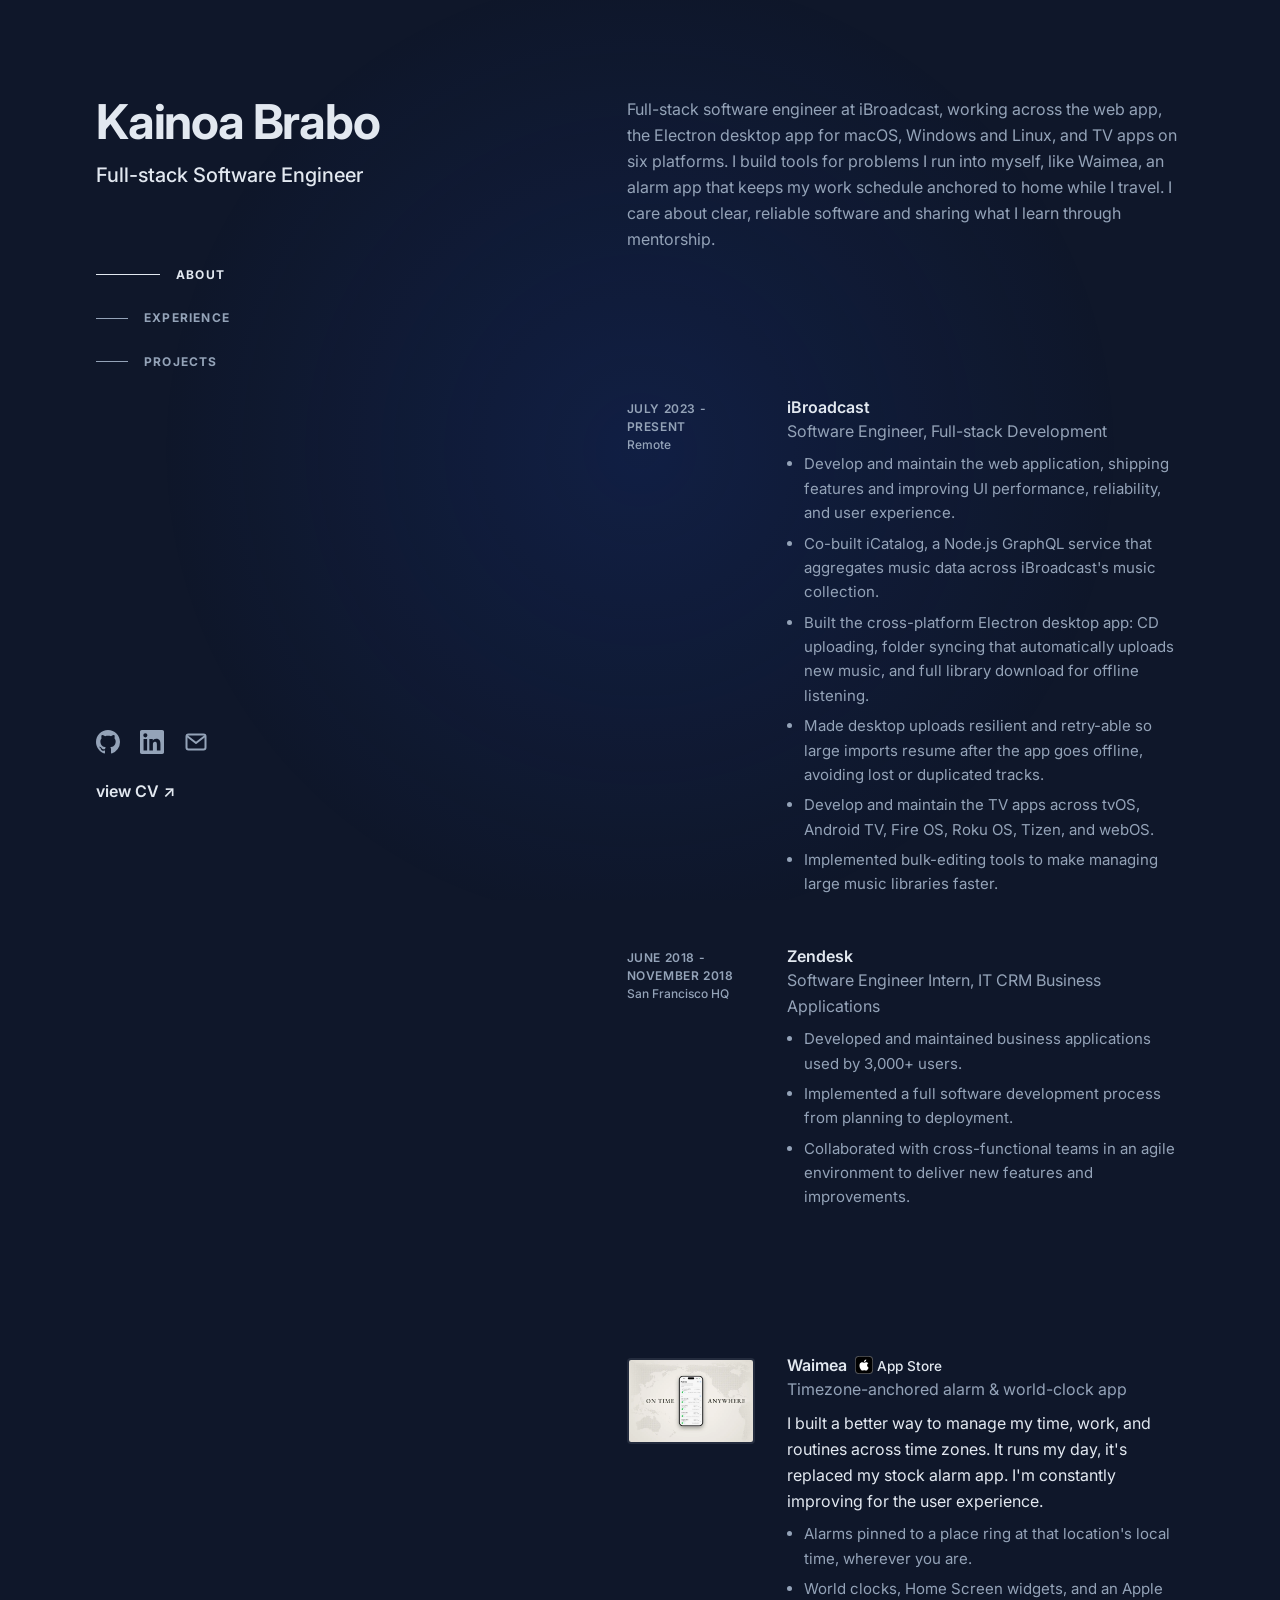
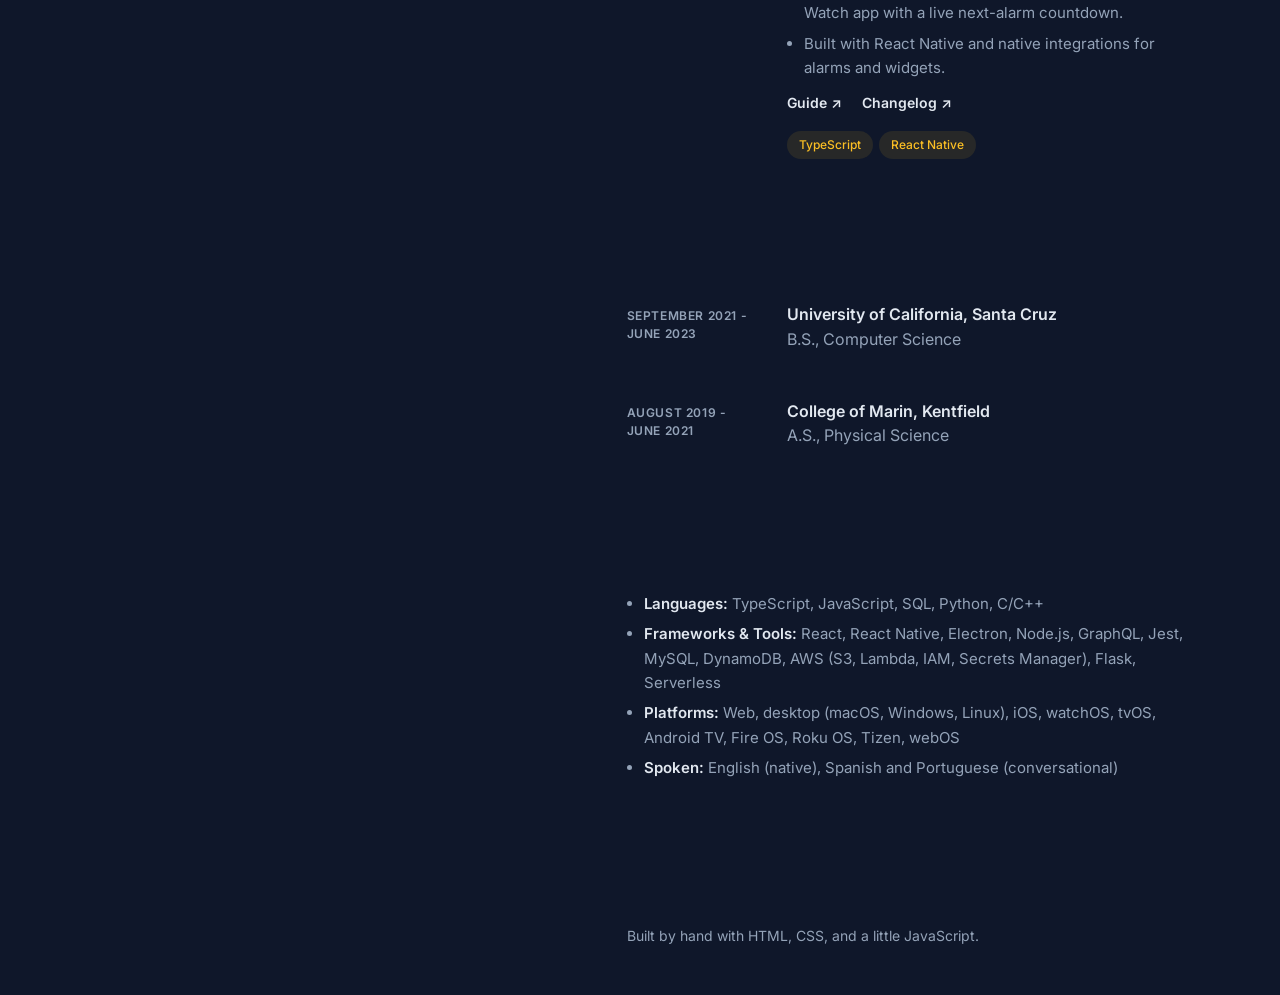
<file: index.html>
<!DOCTYPE html>
<html lang="en">

<head>
    <meta charset="UTF-8">
    <meta name="viewport" content="width=device-width, initial-scale=1.0">
    <title>Kainoa Brabo | Full-stack Software Engineer</title>
    <meta name="description" content="Kainoa Brabo, full-stack software engineer at iBroadcast building music apps for web, desktop, and TV.">
    <meta name="theme-color" content="#0f172a">
    <link rel="canonical" href="https://kainoabrabo.com/">

    <!-- Open Graph / social preview -->
    <meta property="og:type" content="website">
    <meta property="og:title" content="Kainoa Brabo | Full-stack Software Engineer">
    <meta property="og:description" content="Full-stack software engineer at iBroadcast building music apps for web, desktop, and TV.">
    <meta property="og:url" content="https://kainoabrabo.com/">
    <meta name="twitter:card" content="summary">

    <!-- Inline SVG favicon (KB monogram), no external asset -->
    <link rel="icon" href="data:image/svg+xml,%3Csvg xmlns='http://www.w3.org/2000/svg' viewBox='0 0 32 32'%3E%3Crect width='32' height='32' rx='7' fill='%230f172a'/%3E%3Ctext x='16' y='21.5' text-anchor='middle' font-family='Arial,Helvetica,sans-serif' font-size='15' font-weight='700' fill='%23fbbf24'%3EKB%3C/text%3E%3C/svg%3E">

    <link rel="preconnect" href="https://fonts.googleapis.com">
    <link rel="preconnect" href="https://fonts.gstatic.com" crossorigin>
    <link href="https://fonts.googleapis.com/css2?family=Inter:wght@400;500;600;700&display=swap" rel="stylesheet">
    <link href="./assets/styles.css?v=9" rel="stylesheet">
    <script src="./js/main.js" defer></script>
</head>

<body>
    <a class="skip" href="#content">Skip to content</a>
    <div class="spotlight" aria-hidden="true"></div>

    <div class="layout">
        <header class="side">
            <div>
                <h1 class="name"><a href="/">Kainoa Brabo</a></h1>
                <p class="role">Full-stack Software Engineer</p>

                <!-- Print only: plain-text contact line, so the URLs survive on paper and in ATS text extraction. -->
                <p class="contact-print print-only">kainoabrabo.com &middot; brabo.kainoa@gmail.com &middot; linkedin.com/in/kainoabrabo &middot; github.com/kaibrabo</p>

                <nav class="nav" aria-label="Sections">
                    <ul>
                        <li><a href="#about"><span class="nav-line"></span><span>About</span></a></li>
                        <li><a href="#experience"><span class="nav-line"></span><span>Experience</span></a></li>
                        <li><a href="#projects"><span class="nav-line"></span><span>Projects</span></a></li>
                    </ul>
                </nav>
            </div>

            <div class="side-bottom">
                <ul class="socials" aria-label="Contact and profiles">
                    <li>
                        <a href="https://www.github.com/kaibrabo" aria-label="GitHub">
                            <svg viewBox="0 0 16 16" width="24" height="24" aria-hidden="true" focusable="false"><path fill="currentColor" d="M8 0C3.58 0 0 3.58 0 8c0 3.54 2.29 6.53 5.47 7.59.4.07.55-.17.55-.38 0-.19-.01-.82-.01-1.49-2.01.37-2.53-.49-2.69-.94-.09-.23-.48-.94-.82-1.13-.28-.15-.68-.52-.01-.53.63-.01 1.08.58 1.23.82.72 1.21 1.87.87 2.33.66.07-.52.28-.87.51-1.07-1.78-.2-3.64-.89-3.64-3.95 0-.87.31-1.59.82-2.15-.08-.2-.36-1.02.08-2.12 0 0 .67-.21 2.2.82.64-.18 1.32-.27 2-.27.68 0 1.36.09 2 .27 1.53-1.04 2.2-.82 2.2-.82.44 1.1.16 1.92.08 2.12.51.56.82 1.27.82 2.15 0 3.07-1.87 3.75-3.65 3.95.29.25.54.73.54 1.48 0 1.07-.01 1.93-.01 2.2 0 .21.15.46.55.38A8.01 8.01 0 0 0 16 8c0-4.42-3.58-8-8-8z"/></svg>
                        </a>
                    </li>
                    <li>
                        <a href="https://www.linkedin.com/in/kainoabrabo" aria-label="LinkedIn">
                            <svg viewBox="0 0 24 24" width="24" height="24" aria-hidden="true" focusable="false"><path fill="currentColor" d="M20.45 20.45h-3.56v-5.57c0-1.33-.02-3.04-1.85-3.04-1.85 0-2.14 1.45-2.14 2.94v5.67H9.35V9h3.41v1.56h.05c.48-.9 1.64-1.85 3.37-1.85 3.6 0 4.27 2.37 4.27 5.46v6.28zM5.34 7.43a2.06 2.06 0 1 1 0-4.13 2.06 2.06 0 0 1 0 4.13zM7.12 20.45H3.56V9h3.56v11.45zM22.22 0H1.77C.79 0 0 .77 0 1.73v20.54C0 23.23.79 24 1.77 24h20.45c.98 0 1.78-.77 1.78-1.73V1.73C24 .77 23.2 0 22.22 0z"/></svg>
                        </a>
                    </li>
                    <li>
                        <a href="mailto:brabo.kainoa@gmail.com" aria-label="Email">
                            <svg viewBox="0 0 24 24" width="24" height="24" aria-hidden="true" focusable="false"><rect x="2.5" y="4.5" width="19" height="15" rx="2" fill="none" stroke="currentColor" stroke-width="2"/><path d="m3 6 9 7 9-7" fill="none" stroke="currentColor" stroke-width="2" stroke-linejoin="round"/></svg>
                        </a>
                    </li>
                </ul>
                <a class="resume-link" href="./Kainoa-Brabo-Resume.pdf?v=5">view CV <span aria-hidden="true">&#8599;</span></a>
            </div>
        </header>

        <main id="content">
            <section id="about" aria-labelledby="about-title">
                <h2 class="section-title" id="about-title">About</h2>
                <p>Full-stack software engineer at iBroadcast, working across the web app, the Electron desktop app for macOS, Windows and Linux, and TV apps on six platforms. I build tools for problems I run into myself, like Waimea, an alarm app that keeps my work schedule anchored to home while I travel. I care about clear, reliable software and sharing what I learn through mentorship.</p>
            </section>

            <section id="experience" aria-labelledby="experience-title">
                <h2 class="section-title" id="experience-title">Experience</h2>
                <ol class="cards">
                    <li class="card">
                        <p class="card-date">July 2023 - Present<span class="sep"> | </span><span class="card-loc">Remote</span></p>
                        <div class="card-body">
                            <h3 class="card-title"><a href="https://www.ibroadcast.com/">iBroadcast</a></h3>
                            <p class="card-role">Software Engineer, Full-stack Development</p>
                            <ul class="points">
                                <li>Develop and maintain the web application, shipping features and improving UI performance, reliability, and user experience.</li>
                                <li>Co-built iCatalog, a Node.js GraphQL service that aggregates music data across iBroadcast's music collection.</li>
                                <li>Built the cross-platform Electron desktop app: CD uploading, folder syncing that automatically uploads new music, and full library download for offline listening.</li>
                                <li>Made desktop uploads resilient and retry-able so large imports resume after the app goes offline, avoiding lost or duplicated tracks.</li>
                                <li>Develop and maintain the TV apps across tvOS, Android TV, Fire OS, Roku OS, Tizen, and webOS.</li>
                                <li>Implemented bulk-editing tools to make managing large music libraries faster.</li>
                            </ul>
                        </div>
                    </li>
                    <li class="card">
                        <p class="card-date">June 2018 - November 2018<span class="sep"> | </span><span class="card-loc">San Francisco HQ</span></p>
                        <div class="card-body">
                            <h3 class="card-title"><a href="https://www.zendesk.com/">Zendesk</a></h3>
                            <p class="card-role">Software Engineer Intern, IT CRM Business Applications</p>
                            <ul class="points">
                                <li>Developed and maintained business applications used by 3,000+ users.</li>
                                <li>Implemented a full software development process from planning to deployment.</li>
                                <li>Collaborated with cross-functional teams in an agile environment to deliver new features and improvements.</li>
                            </ul>
                        </div>
                    </li>
                </ol>
            </section>

            <section id="projects" aria-labelledby="projects-title">
                <h2 class="section-title" id="projects-title">Projects</h2>
                <ol class="cards">
                    <li class="card">
                        <img class="thumb" src="./assets/waimea-mockup.webp" width="960" height="640" loading="lazy" alt="Waimea home screen on an iPhone, listing clocks for San Francisco, New York, Sydney, London and Bangkok">
                        <div class="card-body">
                            <h3 class="card-title"><a href="https://kainoabrabo.com/waimea/">Waimea</a> <a class="appstore" href="https://apps.apple.com/app/id6805688588"><svg class="appstore-badge" width="24" height="24" xmlns="http://www.w3.org/2000/svg" viewBox="0 0 34 34" aria-hidden="true" focusable="false"><rect x="0.5" y="0.5" width="33" height="33" rx="7" fill="#000" stroke="#a6a6a6"/><g transform="translate(6.5,6.5) scale(0.88)" fill="#fff"><path d="M12.152 6.896c-.948 0-2.415-1.078-3.96-1.04-2.04.027-3.91 1.183-4.961 3.014-2.117 3.675-.546 9.103 1.519 12.09 1.013 1.454 2.208 3.09 3.792 3.032 1.52-.065 2.09-.987 3.935-.987 1.831 0 2.35.987 3.96.948 1.637-.026 2.676-1.48 3.676-2.948 1.156-1.688 1.636-3.325 1.662-3.415-.039-.013-3.182-1.221-3.22-4.857-.026-3.04 2.48-4.494 2.597-4.559-1.429-2.09-3.623-2.324-4.39-2.376-2-.156-3.675 1.09-4.61 1.09zM15.53 3.83c.843-1.012 1.4-2.427 1.245-3.83-1.207.052-2.662.805-3.532 1.818-.78.896-1.454 2.338-1.273 3.714 1.338.104 2.715-.688 3.559-1.701z"/></g></svg><span class="appstore-label">App Store</span></a></h3>
                            <p class="card-role">Timezone-anchored alarm &amp; world-clock app</p>
                            <p class="origin">I built a better way to manage my time, work, and routines across time zones. It runs my day, it's replaced my stock alarm app. I'm constantly improving for the user experience.</p>
                            <ul class="points">
                                <li>Alarms pinned to a place ring at that location's local time, wherever you are.</li>
                                <li>World clocks, Home Screen widgets, and an Apple Watch app with a live next-alarm countdown.</li>
                                <li>Built with React Native and native integrations for alarms and widgets.</li>
                            </ul>
                            <p class="project-links"><a href="https://kainoabrabo.com/waimea/guide/">Guide <span aria-hidden="true">&#8599;</span></a> <a href="https://kainoabrabo.com/waimea/changelog/">Changelog <span aria-hidden="true">&#8599;</span></a></p>
                            <ul class="tags" aria-label="Technologies">
                                <li>TypeScript</li>
                                <li>React Native</li>
                            </ul>
                        </div>
                    </li>
                </ol>
            </section>

            <section id="education" aria-labelledby="education-title">
                <h2 class="section-title" id="education-title">Education</h2>
                <ol class="cards">
                    <li class="card">
                        <p class="card-date">September 2021 - June 2023</p>
                        <div class="card-body">
                            <h3 class="card-title">University of California, Santa Cruz</h3>
                            <p class="card-role">B.S., Computer Science</p>
                        </div>
                    </li>
                    <li class="card">
                        <p class="card-date">August 2019 - June 2021</p>
                        <div class="card-body">
                            <h3 class="card-title">College of Marin, Kentfield</h3>
                            <p class="card-role">A.S., Physical Science</p>
                        </div>
                    </li>
                </ol>
            </section>

            <section id="skills" aria-labelledby="skills-title">
                <h2 class="section-title" id="skills-title">Skills</h2>
                <ul class="points skills">
                    <li><strong>Languages:</strong> TypeScript, JavaScript, SQL, Python, C/C++</li>
                    <li><strong>Frameworks &amp; Tools:</strong> React, React Native, Electron, Node.js, GraphQL, Jest, MySQL, DynamoDB, AWS (S3, Lambda, IAM, Secrets Manager), Flask, Serverless</li>
                    <li><strong>Platforms:</strong> Web, desktop (macOS, Windows, Linux), iOS, watchOS, tvOS, Android TV, Fire OS, Roku OS, Tizen, webOS</li>
                    <li><strong>Spoken:</strong> English (native), Spanish and Portuguese (conversational)</li>
                </ul>
            </section>

            <footer class="site-footer">
                <p>Built by hand with HTML, CSS, and a little JavaScript.</p>
            </footer>
        </main>
    </div>
</body>

</html>
</file>
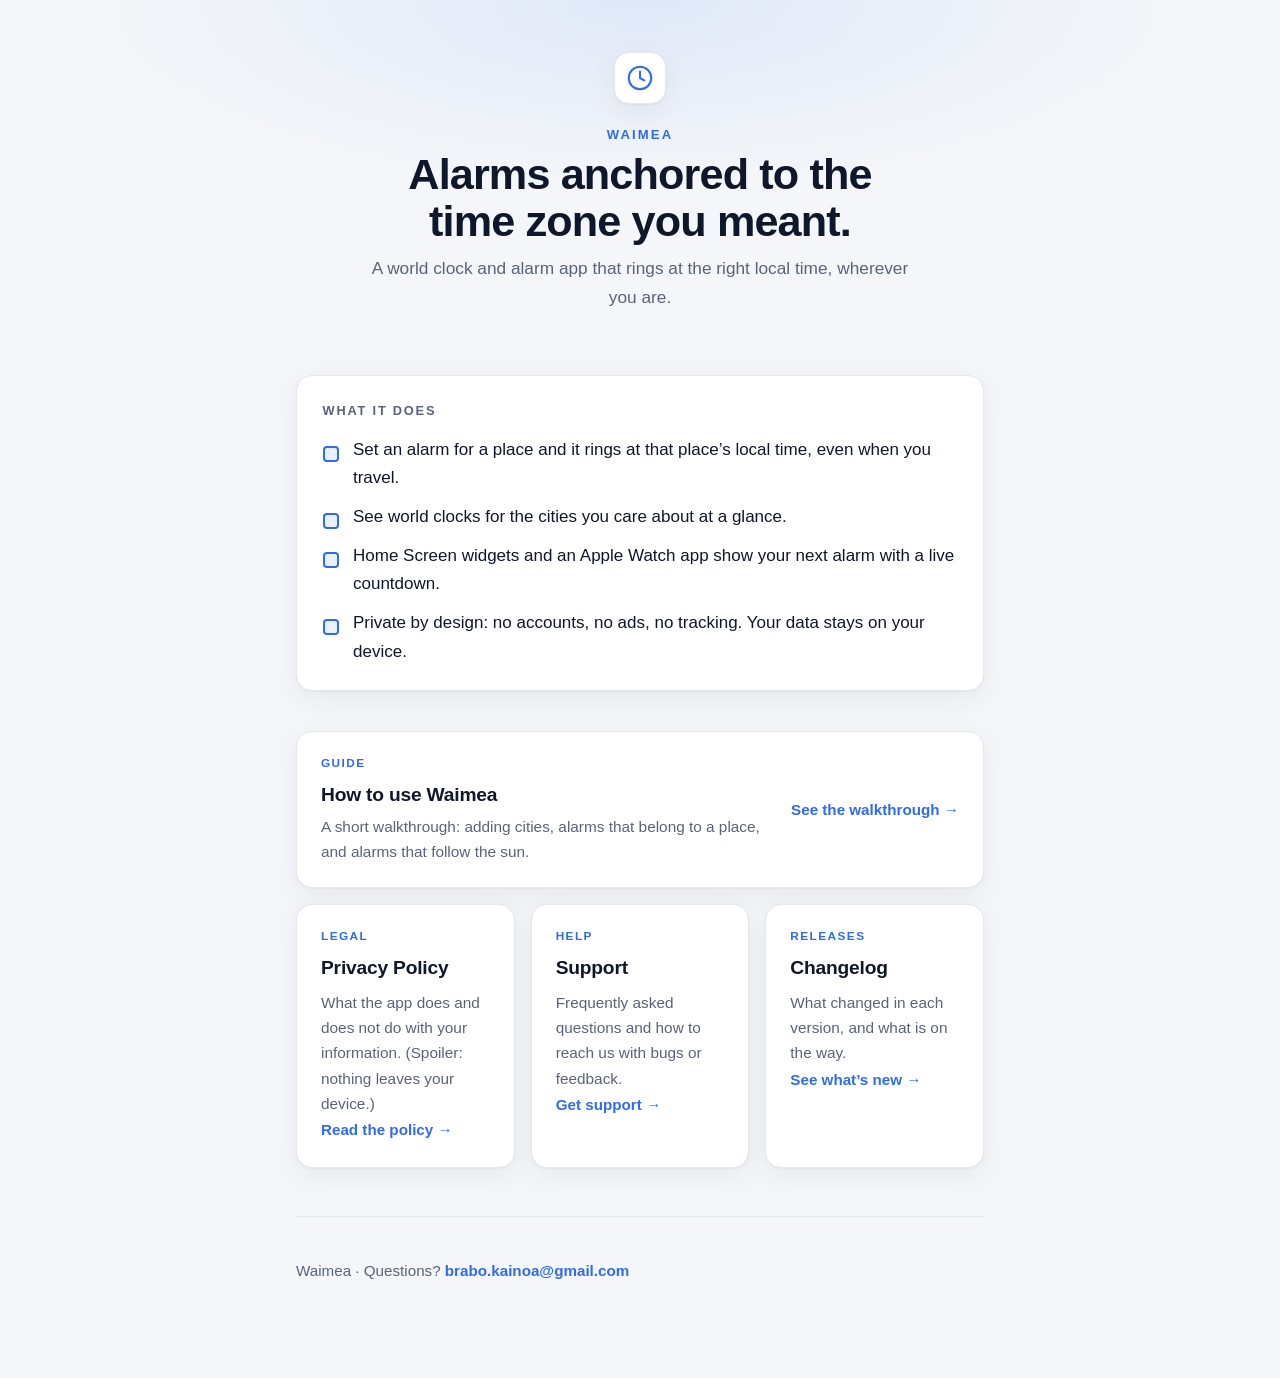
<file: waimea/index.html>
<!DOCTYPE html>
<html lang="en">
<head>
  <meta charset="utf-8" />
  <meta name="viewport" content="width=device-width, initial-scale=1" />
  <title>Waimea</title>
  <meta name="description" content="Waimea is a timezone-anchored alarm and world-clock app. Alarms ring at the right local time wherever you are. Private, on-device, no accounts." />
  <meta name="theme-color" content="#0a0f1c" media="(prefers-color-scheme: dark)" />
  <meta name="theme-color" content="#f4f6f9" media="(prefers-color-scheme: light)" />
  <link rel="canonical" href="https://kainoabrabo.com/waimea/" />
  <!-- Open Graph / social preview -->
  <meta property="og:type" content="website" />
  <meta property="og:title" content="Waimea" />
  <meta property="og:description" content="Alarms anchored to the time zone you meant. A private, on-device world-clock and alarm app." />
  <meta property="og:url" content="https://kainoabrabo.com/waimea/" />
  <meta name="twitter:card" content="summary_large_image" />
  <meta property="og:image" content="https://kainoabrabo.com/waimea/og.png" />
  <meta property="og:image:width" content="1200" />
  <meta property="og:image:height" content="630" />
  <meta property="og:image:alt" content="Waimea, alarms anchored to the time zone you meant" />
  <!-- Inline SVG favicon (compass), no external asset -->
  <link rel="icon" href="data:image/svg+xml,%3Csvg xmlns='http://www.w3.org/2000/svg' viewBox='0 0 32 32'%3E%3Crect width='32' height='32' rx='7' fill='%232f6bed'/%3E%3Cpath d='M16 6a10 10 0 100 20 10 10 0 000-20zm0 2.2a7.8 7.8 0 110 15.6 7.8 7.8 0 010-15.6zM20.5 11.5l-2.1 5.3-5.3 2.1 2.1-5.3z' fill='white'/%3E%3C/svg%3E" />
  <style>
    :root {
      --ground: #f4f6f9;
      --surface: #ffffff;
      --ink: #0f172a;
      --muted: #59637a;
      --accent: #2f6bed;
      --accent-soft: #eaf1fe;
      --hairline: #e3e7ee;
      --shadow: 0 1px 2px rgba(15, 23, 42, .04), 0 8px 30px rgba(15, 23, 42, .06);
      --glow: radial-gradient(60% 80% at 50% 0%, rgba(47, 107, 237, .10), transparent 70%);
    }
    @media (prefers-color-scheme: dark) {
      :root:not([data-theme="light"]) {
        --ground: #0a0f1c;
        --surface: #111a2e;
        --ink: #e7ecf5;
        --muted: #9aa7bd;
        --accent: #6ea0ff;
        --accent-soft: #16233d;
        --hairline: rgba(255, 255, 255, .08);
        --shadow: 0 1px 2px rgba(0, 0, 0, .3), 0 12px 40px rgba(0, 0, 0, .35);
        --glow: radial-gradient(60% 80% at 50% 0%, rgba(110, 160, 255, .14), transparent 70%);
      }
    }
    :root[data-theme="dark"] {
      --ground: #0a0f1c;
      --surface: #111a2e;
      --ink: #e7ecf5;
      --muted: #9aa7bd;
      --accent: #6ea0ff;
      --accent-soft: #16233d;
      --hairline: rgba(255, 255, 255, .08);
      --shadow: 0 1px 2px rgba(0, 0, 0, .3), 0 12px 40px rgba(0, 0, 0, .35);
      --glow: radial-gradient(60% 80% at 50% 0%, rgba(110, 160, 255, .14), transparent 70%);
    }

    * { box-sizing: border-box; }
    html { -webkit-text-size-adjust: 100%; }
    body {
      margin: 0;
      background: var(--ground);
      color: var(--ink);
      font-family: -apple-system, BlinkMacSystemFont, "Segoe UI", Roboto, "Helvetica Neue", Arial, sans-serif;
      line-height: 1.65;
      font-size: 17px;
      -webkit-font-smoothing: antialiased;
    }

    .wrap { max-width: 46rem; margin: 0 auto; padding: 0 1.5rem 5rem; }

    header {
      background-image: var(--glow);
      padding: 3.25rem 0 1.5rem;
      text-align: center;
    }
    /* The header band sets its own vertical padding, so .wrap must not add the
       page's 5rem footer gap inside it. Side padding stays: header has none of
       its own, and without it the title touches the screen edge on a phone. */
    header > .wrap { padding-block: 0; }
    .mark {
      width: 52px; height: 52px; margin: 0 auto 1.25rem;
      display: grid; place-items: center;
      border-radius: 15px;
      background: var(--surface);
      border: 1px solid var(--hairline);
      box-shadow: var(--shadow);
    }
    .mark svg { display: block; }
    .brand {
      font-size: .82rem; letter-spacing: .16em; text-transform: uppercase;
      color: var(--accent); font-weight: 700; margin: 0 0 .35rem;
    }
    h1 {
      font-size: clamp(2rem, 6vw, 2.7rem); line-height: 1.08;
      margin: 0 0 .6rem; letter-spacing: -.02em; text-wrap: balance; font-weight: 800;
    }
    .lede {
      margin: 0 auto; max-width: 34rem; color: var(--muted); font-size: 1.08rem;
    }

    .summary {
      background: var(--surface);
      border: 1px solid var(--hairline);
      border-radius: 16px;
      box-shadow: var(--shadow);
      padding: 1.5rem 1.6rem;
      margin: 2.5rem 0 2.5rem;
    }
    .summary h2 {
      margin: 0 0 .9rem; font-size: .8rem; letter-spacing: .14em;
      text-transform: uppercase; color: var(--muted); font-weight: 700;
    }
    .summary ul { margin: 0; padding: 0; list-style: none; display: grid; gap: .7rem; }
    .summary li { position: relative; padding-left: 1.9rem; }
    .summary li::before {
      content: ""; position: absolute; left: 0; top: .58em;
      width: 12px; height: 12px; border-radius: 4px;
      background: var(--accent-soft);
      border: 2px solid var(--accent);
    }

    .links {
      display: grid; gap: 1rem;
      grid-template-columns: repeat(auto-fit, minmax(13rem, 1fr));
    }
    @media (max-width: 34rem) { .links { grid-template-columns: 1fr; } }
    /* The guide is what a new user needs first, and as a fourth card it was
       orphaned on a line of its own. Full width, laid out along the row. */
    .card.wide {
      grid-column: 1 / -1;
      display: flex;
      align-items: center;
      gap: 1.5rem;
      flex-wrap: wrap;
    }
    .card.wide .text { flex: 1 1 18rem; }
    .card.wide .desc { margin-top: .2rem; }
    .card.wide .go { margin-top: 0; white-space: nowrap; }
    .card {
      display: block;
      background: var(--surface);
      border: 1px solid var(--hairline);
      border-radius: 16px;
      box-shadow: var(--shadow);
      padding: 1.4rem 1.5rem;
      text-decoration: none; color: inherit; font-weight: inherit;
    }
    .card:hover { border-color: var(--accent); text-decoration: none; }
    .card:focus-visible { outline: 2px solid var(--accent); outline-offset: 3px; }
    .card .eyebrow {
      display: block; font-size: .74rem; letter-spacing: .12em; text-transform: uppercase;
      color: var(--accent); font-weight: 700; margin-bottom: .35rem;
    }
    .card .title { font-size: 1.2rem; font-weight: 700; letter-spacing: -.01em; }
    .card .desc { margin: .35rem 0 0; color: var(--muted); font-size: .96rem; }
    .card .go { margin-top: .8rem; color: var(--accent); font-weight: 600; font-size: .95rem; }

    a { color: var(--accent); text-decoration: none; font-weight: 600; }
    a:hover { text-decoration: underline; }
    a:focus-visible { outline: 2px solid var(--accent); outline-offset: 3px; border-radius: 3px; }

    .rule { height: 1px; background: var(--hairline); border: 0; margin: 3rem 0 0; }
    footer { padding-top: 1.6rem; color: var(--muted); font-size: .95rem; }

    @media (prefers-reduced-motion: no-preference) {
      a, .card { transition: color .15s ease, border-color .15s ease; }
    }
  </style>
</head>
<body>
  <header>
    <div class="wrap">
      <div class="mark" aria-hidden="true">
        <svg width="30" height="30" viewBox="0 0 32 32" fill="none" xmlns="http://www.w3.org/2000/svg">
          <circle cx="16" cy="16" r="12" stroke="var(--accent)" stroke-width="2.2" />
          <path d="M16 9v7l4.5 2.6" stroke="var(--accent)" stroke-width="2.2" stroke-linecap="round" stroke-linejoin="round" />
        </svg>
      </div>
      <p class="brand">Waimea</p>
      <h1>Alarms anchored to the time zone you meant.</h1>
      <p class="lede">A world clock and alarm app that rings at the right local time, wherever you are.</p>
    </div>
  </header>

  <div class="wrap">
    <div class="summary">
      <h2>What it does</h2>
      <ul>
        <li>Set an alarm for a place and it rings at that place&rsquo;s local time, even when you travel.</li>
        <li>See world clocks for the cities you care about at a glance.</li>
        <li>Home Screen widgets and an Apple Watch app show your next alarm with a live countdown.</li>
        <li>Private by design: no accounts, no ads, no tracking. Your data stays on your device.</li>
      </ul>
    </div>

    <nav class="links" aria-label="Waimea pages">
      <a class="card wide" href="guide/">
        <span class="text">
          <span class="eyebrow">Guide</span>
          <span class="title">How to use Waimea</span>
          <p class="desc">A short walkthrough: adding cities, alarms that belong to a place, and alarms that follow the sun.</p>
        </span>
        <span class="go">See the walkthrough &rarr;</span>
      </a>
      <a class="card" href="privacy/">
        <span class="eyebrow">Legal</span>
        <span class="title">Privacy Policy</span>
        <p class="desc">What the app does and does not do with your information. (Spoiler: nothing leaves your device.)</p>
        <span class="go">Read the policy &rarr;</span>
      </a>
      <a class="card" href="support/">
        <span class="eyebrow">Help</span>
        <span class="title">Support</span>
        <p class="desc">Frequently asked questions and how to reach us with bugs or feedback.</p>
        <span class="go">Get support &rarr;</span>
      </a>
      <a class="card" href="changelog/">
        <span class="eyebrow">Releases</span>
        <span class="title">Changelog</span>
        <p class="desc">What changed in each version, and what is on the way.</p>
        <span class="go">See what&rsquo;s new &rarr;</span>
      </a>
    </nav>

    <hr class="rule" />
    <footer>
      <p>Waimea &middot; Questions? <a href="mailto:brabo.kainoa@gmail.com">brabo.kainoa@gmail.com</a></p>
    </footer>
  </div>
</body>
</html>
</file>
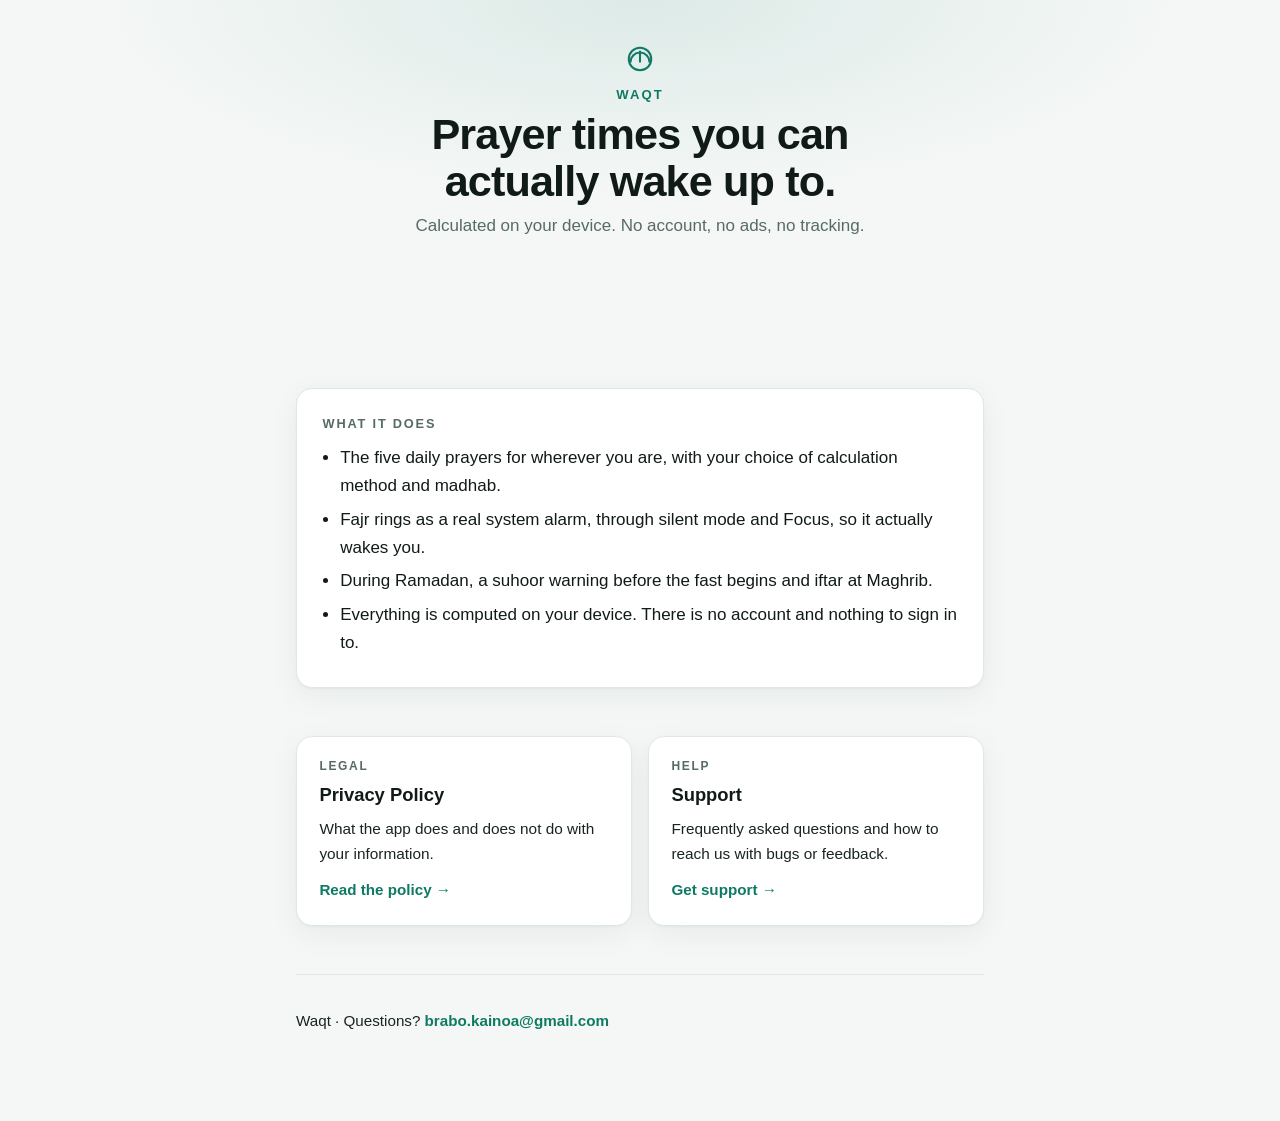
<file: waqt/index.html>
<!DOCTYPE html>
<html lang="en">
<head>
  <meta charset="utf-8" />
  <meta name="viewport" content="width=device-width, initial-scale=1" />
  <title>Waqt</title>
  <meta name="description" content="Prayer times you can actually wake up to. Calculated on your device, with no account and no tracking." />
  <style>
    :root {
      --ground: #f4f7f6;
      --surface: #ffffff;
      --ink: #101b18;
      --muted: #566b64;
      --accent: #0f7a63;
      --accent-soft: #e6f4f0;
      --hairline: #e0e8e5;
      --shadow: 0 1px 2px rgba(16, 27, 24, .04), 0 8px 30px rgba(16, 27, 24, .06);
      --glow: radial-gradient(60% 80% at 50% 0%, rgba(15, 122, 99, .10), transparent 70%);
    }
    @media (prefers-color-scheme: dark) {
      :root:not([data-theme="light"]) {
        --ground: #08120f;
        --surface: #0f1d19;
        --ink: #e6efec;
        --muted: #93a8a1;
        --accent: #63d3b2;
        --accent-soft: #102a23;
        --hairline: rgba(255, 255, 255, .08);
        --shadow: 0 1px 2px rgba(0, 0, 0, .3), 0 12px 40px rgba(0, 0, 0, .35);
        --glow: radial-gradient(60% 80% at 50% 0%, rgba(99, 211, 178, .14), transparent 70%);
      }
    }
    :root[data-theme="dark"] {
      --ground: #08120f;
      --surface: #0f1d19;
      --ink: #e6efec;
      --muted: #93a8a1;
      --accent: #63d3b2;
      --accent-soft: #102a23;
      --hairline: rgba(255, 255, 255, .08);
      --shadow: 0 1px 2px rgba(0, 0, 0, .3), 0 12px 40px rgba(0, 0, 0, .35);
      --glow: radial-gradient(60% 80% at 50% 0%, rgba(99, 211, 178, .14), transparent 70%);
    }

    * { box-sizing: border-box; }
    html { -webkit-text-size-adjust: 100%; }
    body {
      margin: 0;
      background: var(--ground);
      color: var(--ink);
      font-family: -apple-system, BlinkMacSystemFont, "Segoe UI", Roboto, "Helvetica Neue", Arial, sans-serif;
      line-height: 1.65;
      font-size: 17px;
      -webkit-font-smoothing: antialiased;
    }

    .wrap { max-width: 46rem; margin: 0 auto; padding: 0 1.5rem 5rem; }

    header {
      background-image: var(--glow);
      padding: 2.75rem 0 1.75rem;
      text-align: center;
    }
    .mark { display: flex; justify-content: center; margin-bottom: .6rem; }
    .brand {
      font-size: .82rem; letter-spacing: .16em; text-transform: uppercase;
      color: var(--accent); font-weight: 700; margin: 0 0 .35rem;
    }
    h1 {
      font-size: clamp(2rem, 6vw, 2.7rem); line-height: 1.08;
      margin: 0 0 .5rem; letter-spacing: -.02em; text-wrap: balance; font-weight: 800;
    }
    .lede { color: var(--muted); margin: 0; }
    .stamp {
      display: inline-block; margin-top: .4rem; font-size: .85rem;
      color: var(--muted); background: var(--accent-soft);
      border-radius: 999px; padding: .15rem .8rem;
    }

    .summary, .contact {
      background: var(--surface);
      border: 1px solid var(--hairline);
      border-radius: 16px;
      box-shadow: var(--shadow);
      padding: 1.5rem 1.6rem;
      margin: 2.5rem 0 3rem;
    }
    .contact { text-align: center; }
    .summary h2, .contact h2 {
      margin: 0 0 .5rem; font-size: .8rem; letter-spacing: .14em;
      text-transform: uppercase; color: var(--muted); font-weight: 700;
    }
    .summary ul { margin: .6rem 0 0; padding-left: 1.1rem; }
    .summary li { margin: .35rem 0; }
    .contact a { font-size: 1.25rem; font-weight: 700; }

    main { color: var(--ink); }
    section + section { margin-top: 2rem; }
    h2.section { font-size: 1.3rem; letter-spacing: -.01em; margin: 0 0 .75rem; font-weight: 700; }
    h3 { font-size: 1.02rem; margin: 1.3rem 0 .25rem; font-weight: 700; }
    p { margin: .5rem 0; color: color-mix(in srgb, var(--ink) 88%, var(--muted)); }
    a { color: var(--accent); text-decoration: none; font-weight: 600; }
    a:hover { text-decoration: underline; }
    a:focus-visible { outline: 2px solid var(--accent); outline-offset: 3px; border-radius: 3px; }
    .mail a { font-size: 1.1rem; }

    .links { display: grid; gap: 1rem; grid-template-columns: repeat(auto-fit, minmax(15rem, 1fr)); }
    .card {
      display: block; background: var(--surface); border: 1px solid var(--hairline);
      border-radius: 16px; box-shadow: var(--shadow); padding: 1.3rem 1.4rem;
      color: var(--ink); font-weight: 400;
    }
    .card:hover { text-decoration: none; border-color: var(--accent); }
    .card .eyebrow {
      display: block; font-size: .75rem; letter-spacing: .14em; text-transform: uppercase;
      color: var(--muted); font-weight: 700;
    }
    .card .title { display: block; font-size: 1.15rem; font-weight: 700; margin: .2rem 0 .3rem; }
    .card .desc { margin: 0 0 .6rem; font-size: .96rem; }
    .card .go { color: var(--accent); font-weight: 600; font-size: .95rem; }

    .rule { height: 1px; background: var(--hairline); border: 0; margin: 3rem 0 0; }
    footer { padding-top: 1.6rem; color: var(--muted); font-size: .95rem; }

    @media (prefers-reduced-motion: no-preference) {
      a, .card { transition: color .15s ease, border-color .15s ease; }
    }
  </style>
  <meta property="og:type" content="website" />
  <meta property="og:title" content="Waqt" />
  <meta property="og:description" content="Prayer times you can actually wake up to. Calculated on your device, with no account and no tracking." />
  <meta property="og:url" content="https://kainoabrabo.com/waqt/" />
  <meta name="twitter:card" content="summary" />
</head>
<body>
  <header>
    <div class="wrap">
      <div class="mark" aria-hidden="true">
        <svg width="30" height="30" viewBox="0 0 32 32" fill="none" xmlns="http://www.w3.org/2000/svg">
          <circle cx="16" cy="16" r="12" stroke="var(--accent)" stroke-width="2.2" />
          <path d="M6 19a10 10 0 0 1 20 0" stroke="var(--accent)" stroke-width="2.2" stroke-linecap="round" />
          <path d="M16 19V8" stroke="var(--accent)" stroke-width="2.2" stroke-linecap="round" />
        </svg>
      </div>
      <p class="brand">Waqt</p>
      <h1>Prayer times you can actually wake up to.</h1>
      <p class="lede">Calculated on your device. No account, no ads, no tracking.</p>
    </div>
  </header>

  <div class="wrap">
    <div class="summary">
      <h2>What it does</h2>
      <ul>
        <li>The five daily prayers for wherever you are, with your choice of calculation method and madhab.</li>
        <li>Fajr rings as a real system alarm, through silent mode and Focus, so it actually wakes you.</li>
        <li>During Ramadan, a suhoor warning before the fast begins and iftar at Maghrib.</li>
        <li>Everything is computed on your device. There is no account and nothing to sign in to.</li>
      </ul>
    </div>

    <nav class="links" aria-label="Waqt pages">
      <a class="card" href="privacy/">
        <span class="eyebrow">Legal</span>
        <span class="title">Privacy Policy</span>
        <p class="desc">What the app does and does not do with your information.</p>
        <span class="go">Read the policy &rarr;</span>
      </a>
      <a class="card" href="support/">
        <span class="eyebrow">Help</span>
        <span class="title">Support</span>
        <p class="desc">Frequently asked questions and how to reach us with bugs or feedback.</p>
        <span class="go">Get support &rarr;</span>
      </a>
    </nav>

    <hr class="rule" />
    <footer>
      <p>Waqt &middot; Questions? <a href="mailto:brabo.kainoa@gmail.com">brabo.kainoa@gmail.com</a></p>
    </footer>
  </div>
</body>
</html>
</file>
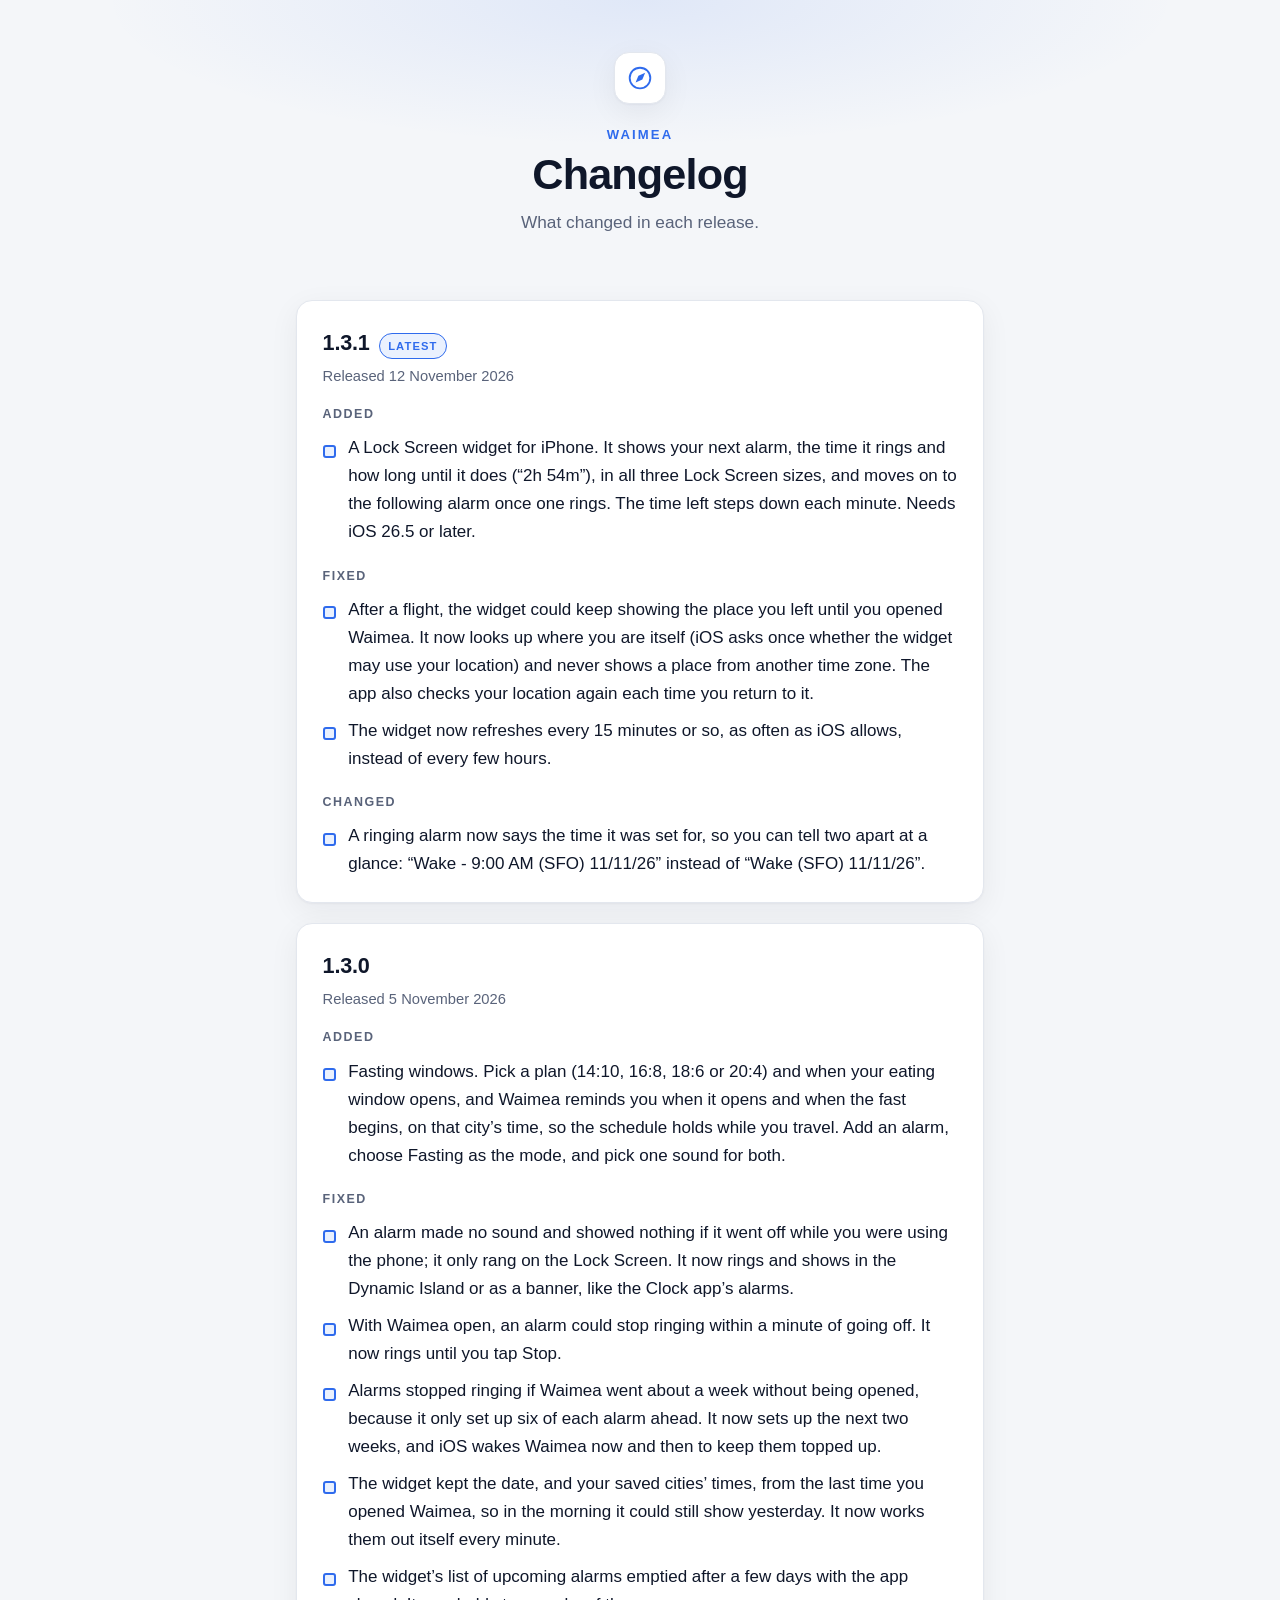
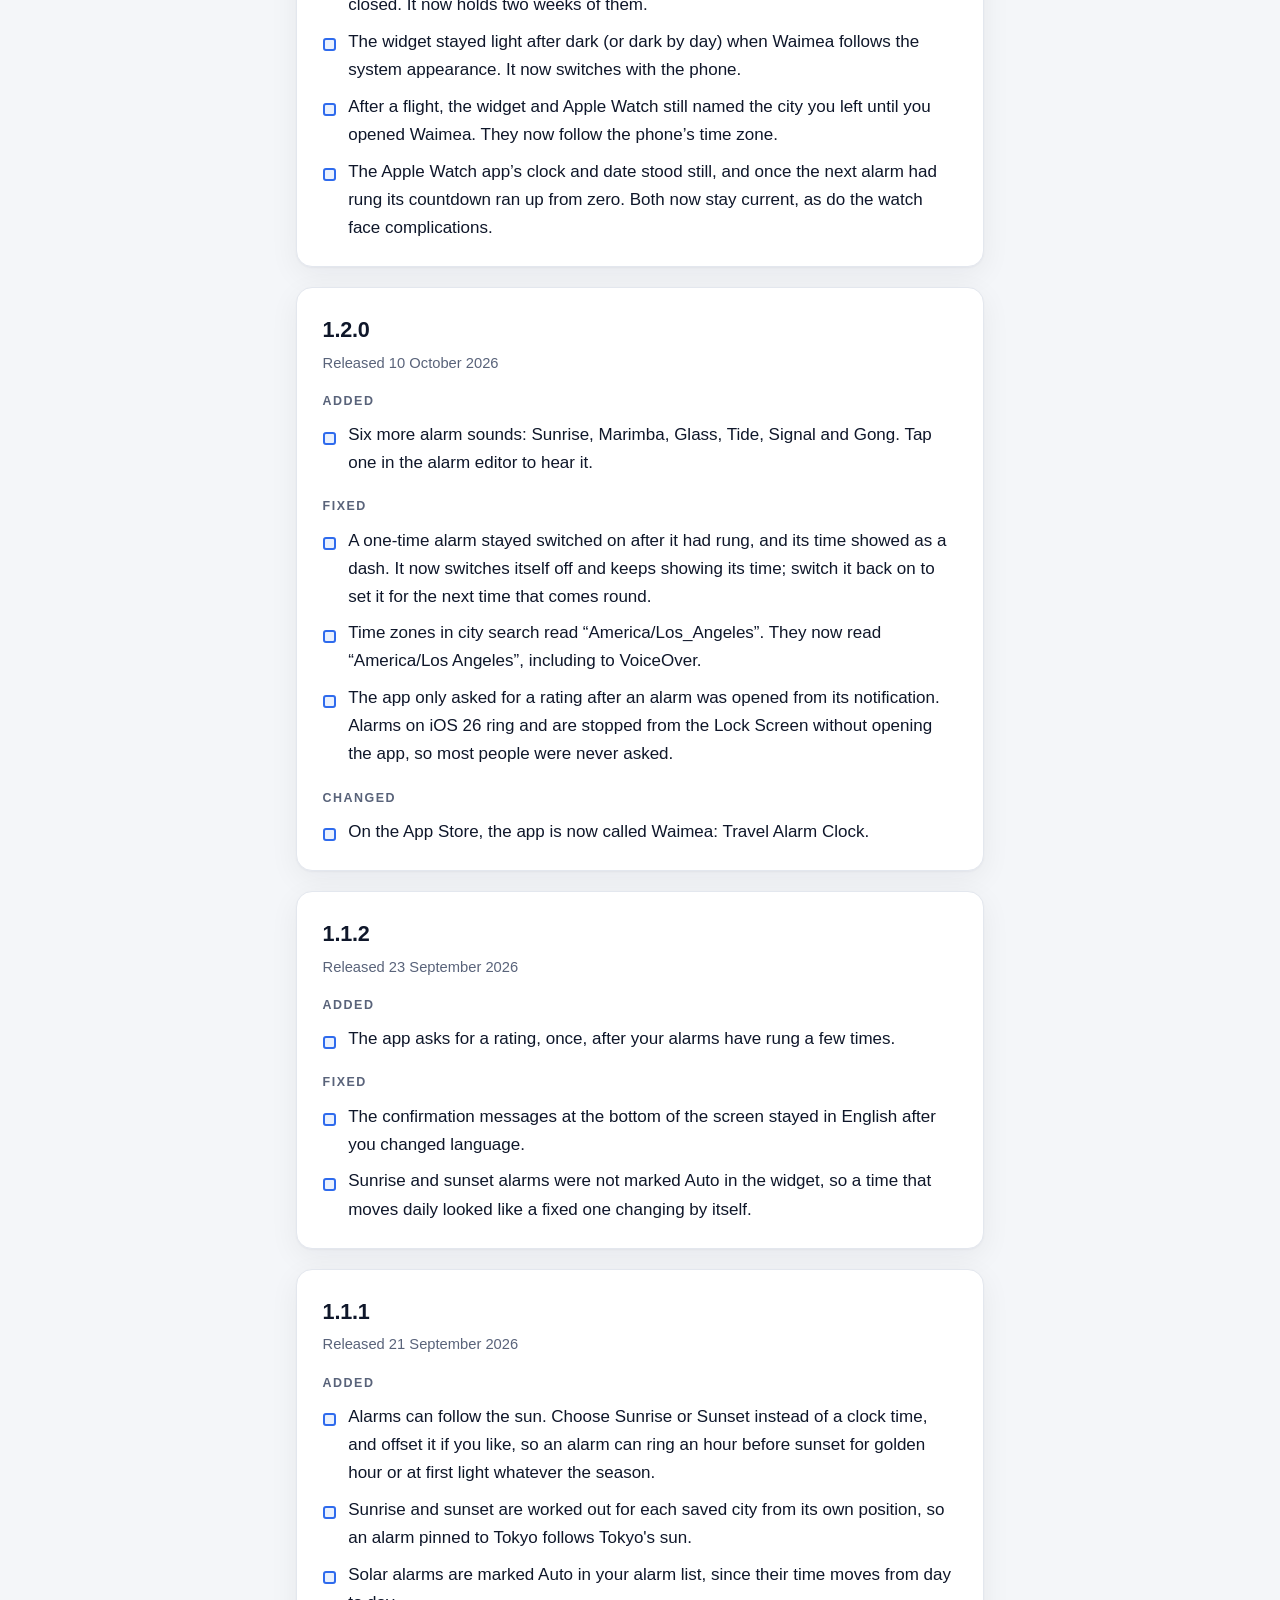
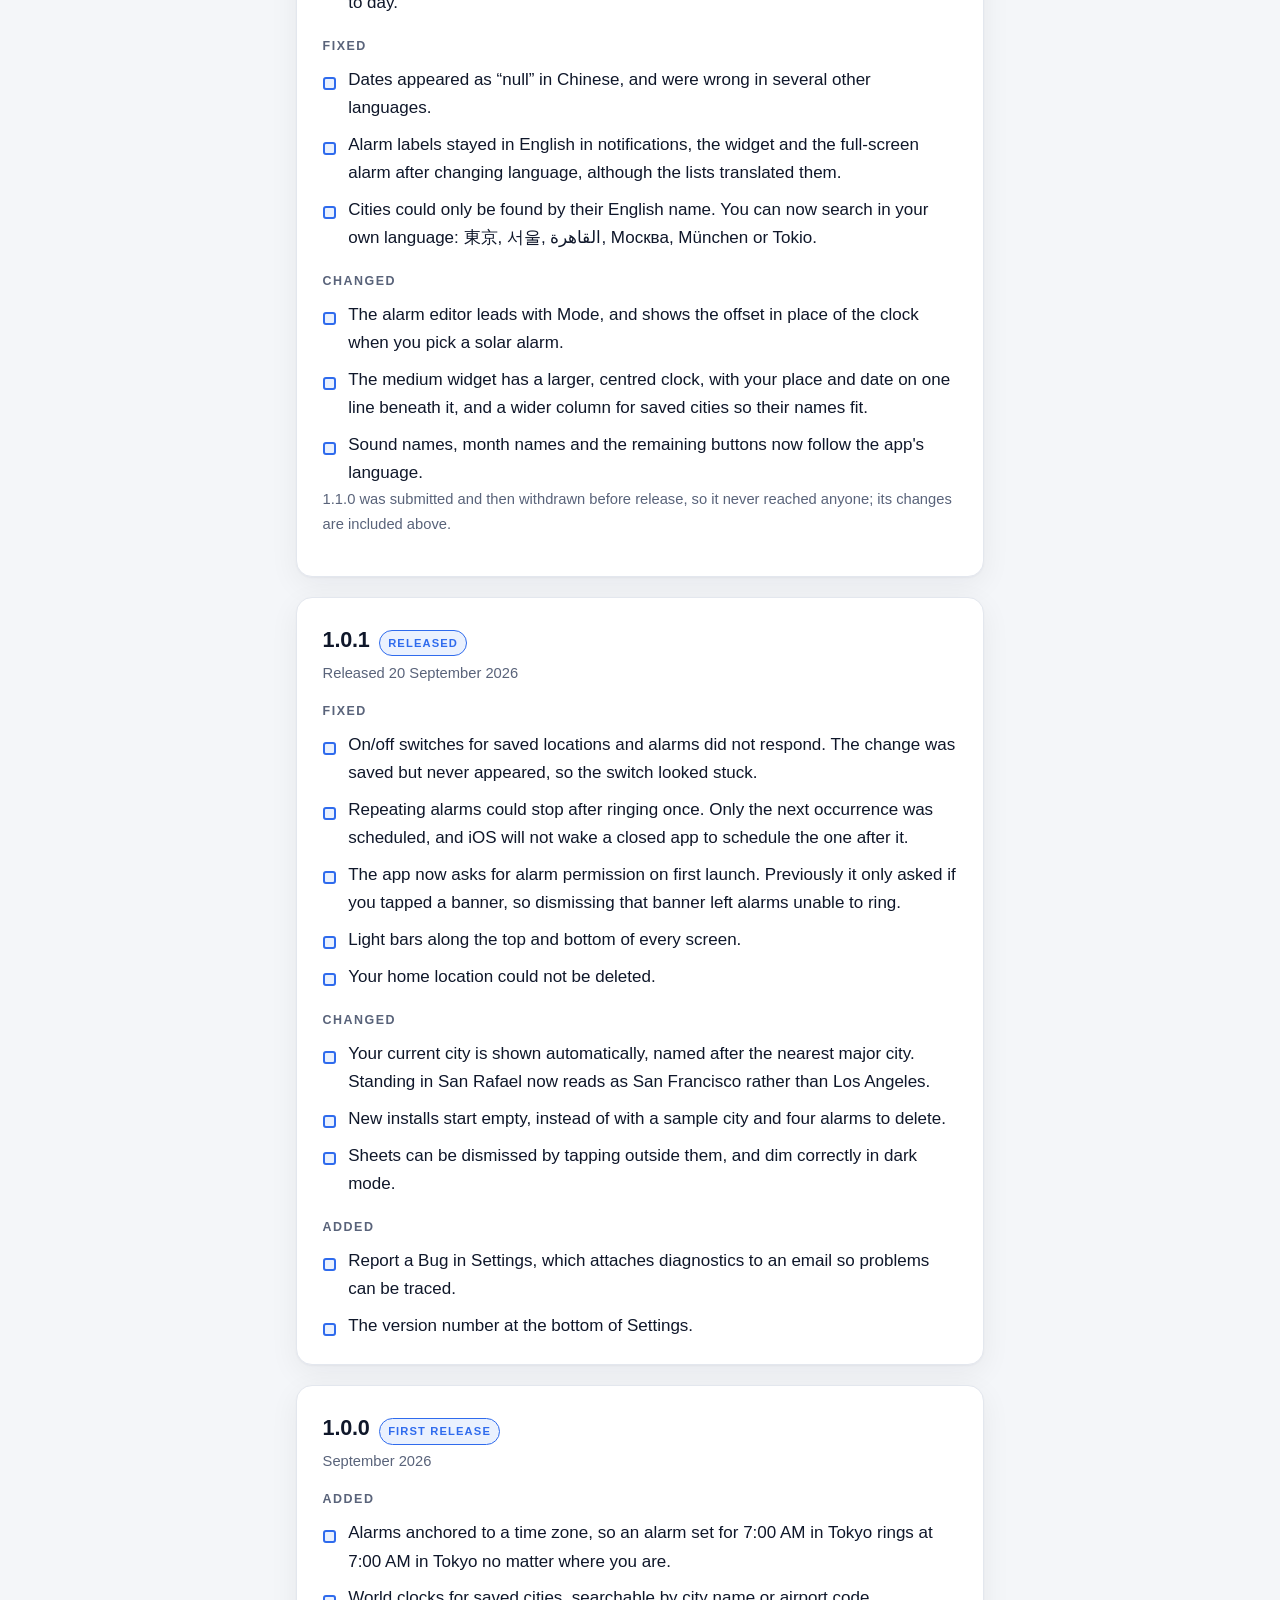
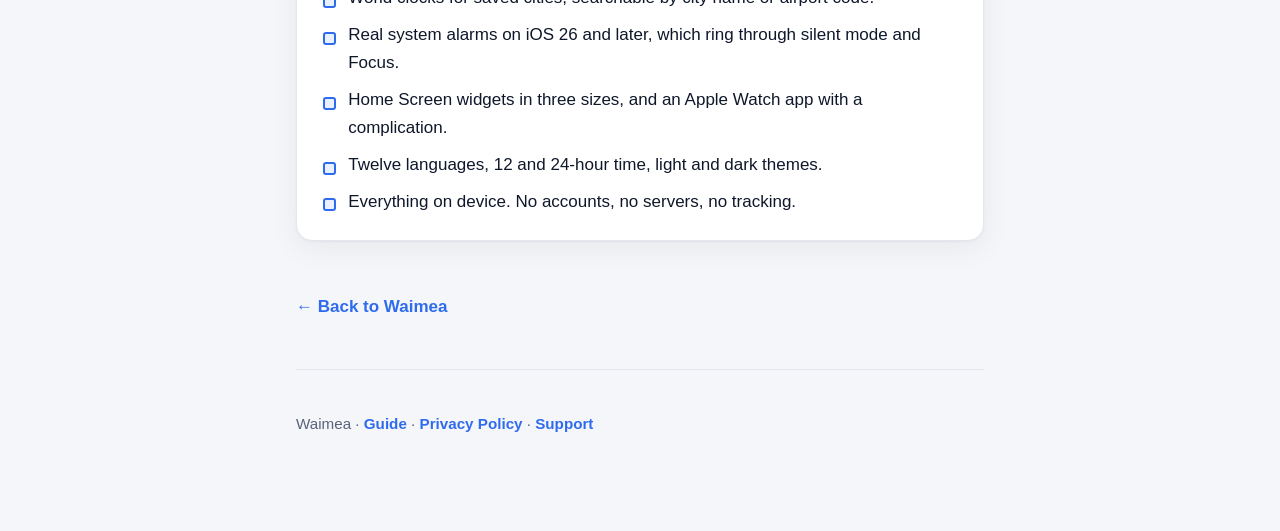
<file: waimea/changelog/index.html>
<!DOCTYPE html>
<html lang="en">
<head>
  <meta charset="utf-8" />
  <meta name="viewport" content="width=device-width, initial-scale=1" />
  <title>Waimea Changelog</title>
  <meta name="description" content="What changed in each release of Waimea, the timezone-anchored alarm and world-clock app." />
  <meta name="theme-color" content="#0a0f1c" media="(prefers-color-scheme: dark)" />
  <meta name="theme-color" content="#f4f6f9" media="(prefers-color-scheme: light)" />
  <link rel="canonical" href="https://kainoabrabo.com/waimea/changelog/" />
  <meta property="og:type" content="website" />
  <meta property="og:title" content="Waimea Changelog" />
  <meta property="og:description" content="What changed in each release of Waimea." />
  <meta property="og:url" content="https://kainoabrabo.com/waimea/changelog/" />
  <meta name="twitter:card" content="summary_large_image" />
  <link rel="icon" href="data:image/svg+xml,%3Csvg xmlns='http://www.w3.org/2000/svg' viewBox='0 0 32 32'%3E%3Crect width='32' height='32' rx='7' fill='%232f6bed'/%3E%3Cpath d='M16 6a10 10 0 100 20 10 10 0 000-20zm0 2.2a7.8 7.8 0 110 15.6 7.8 7.8 0 010-15.6zM20.5 11.5l-2.1 5.3-5.3 2.1 2.1-5.3z' fill='white'/%3E%3C/svg%3E" />
  <style>
    :root {
      --ground: #f4f6f9;
      --surface: #ffffff;
      --ink: #0f172a;
      --muted: #59637a;
      --accent: #2f6bed;
      --accent-soft: #eaf1fe;
      --hairline: #e3e7ee;
      --shadow: 0 1px 2px rgba(15, 23, 42, .04), 0 8px 30px rgba(15, 23, 42, .06);
      --glow: radial-gradient(60% 80% at 50% 0%, rgba(47, 107, 237, .10), transparent 70%);
    }
    @media (prefers-color-scheme: dark) {
      :root:not([data-theme="light"]) {
        --ground: #0a0f1c;
        --surface: #111a2e;
        --ink: #e7ecf5;
        --muted: #9aa7bd;
        --accent: #6ea0ff;
        --accent-soft: #16233d;
        --hairline: rgba(255, 255, 255, .08);
        --shadow: 0 1px 2px rgba(0, 0, 0, .3), 0 12px 40px rgba(0, 0, 0, .35);
        --glow: radial-gradient(60% 80% at 50% 0%, rgba(110, 160, 255, .14), transparent 70%);
      }
    }
    :root[data-theme="dark"] {
      --ground: #0a0f1c;
      --surface: #111a2e;
      --ink: #e7ecf5;
      --muted: #9aa7bd;
      --accent: #6ea0ff;
      --accent-soft: #16233d;
      --hairline: rgba(255, 255, 255, .08);
      --shadow: 0 1px 2px rgba(0, 0, 0, .3), 0 12px 40px rgba(0, 0, 0, .35);
      --glow: radial-gradient(60% 80% at 50% 0%, rgba(110, 160, 255, .14), transparent 70%);
    }

    * { box-sizing: border-box; }
    html { -webkit-text-size-adjust: 100%; }
    body {
      margin: 0;
      background: var(--ground);
      color: var(--ink);
      font-family: -apple-system, BlinkMacSystemFont, "Segoe UI", Roboto, "Helvetica Neue", Arial, sans-serif;
      line-height: 1.65;
      font-size: 17px;
      -webkit-font-smoothing: antialiased;
    }

    .wrap { max-width: 46rem; margin: 0 auto; padding: 0 1.5rem 5rem; }

    header {
      background-image: var(--glow);
      padding: 3.25rem 0 1.5rem;
      text-align: center;
    }
    /* The header band sets its own vertical padding, so .wrap must not add the
       page's 5rem footer gap inside it. Side padding stays: header has none of
       its own, and without it the title touches the screen edge on a phone. */
    header > .wrap { padding-block: 0; }
    .mark {
      width: 52px; height: 52px; margin: 0 auto 1.25rem;
      display: grid; place-items: center;
      border-radius: 15px;
      background: var(--surface);
      border: 1px solid var(--hairline);
      box-shadow: var(--shadow);
    }
    .mark svg { display: block; }
    .brand {
      font-size: .82rem; letter-spacing: .16em; text-transform: uppercase;
      color: var(--accent); font-weight: 700; margin: 0 0 .35rem;
    }
    h1 {
      font-size: clamp(2rem, 6vw, 2.7rem); line-height: 1.08;
      margin: 0 0 .6rem; letter-spacing: -.02em; text-wrap: balance; font-weight: 800;
    }
    .lede { margin: 0 auto; max-width: 34rem; color: var(--muted); font-size: 1.08rem; }

    .release {
      background: var(--surface);
      border: 1px solid var(--hairline);
      border-radius: 16px;
      box-shadow: var(--shadow);
      padding: 1.5rem 1.6rem;
      margin: 0 0 1.25rem;
    }
    .release:first-of-type { margin-top: 2.5rem; }
    .release-head {
      display: flex; flex-wrap: wrap; align-items: baseline; gap: .6rem;
      margin-bottom: .2rem;
    }
    .release h2 {
      margin: 0; font-size: 1.35rem; font-weight: 800; letter-spacing: -.01em;
    }
    .tag {
      font-size: .7rem; letter-spacing: .1em; text-transform: uppercase; font-weight: 700;
      padding: .18rem .5rem; border-radius: 999px;
      background: var(--accent-soft); color: var(--accent);
      border: 1px solid currentColor;
    }
    .date { margin: 0 0 1rem; color: var(--muted); font-size: .92rem; }
    .release h3 {
      margin: 1.2rem 0 .6rem; font-size: .78rem; letter-spacing: .12em;
      text-transform: uppercase; color: var(--muted); font-weight: 700;
    }
    .release h3:first-of-type { margin-top: .4rem; }
    .release ul { margin: 0; padding: 0; list-style: none; display: grid; gap: .55rem; }
    .release li { position: relative; padding-left: 1.6rem; }
    .release li::before {
      content: ""; position: absolute; left: 0; top: .62em;
      width: 9px; height: 9px; border-radius: 3px;
      background: var(--accent-soft);
      border: 2px solid var(--accent);
    }

    a { color: var(--accent); text-decoration: none; font-weight: 600; }
    a:hover { text-decoration: underline; }
    a:focus-visible { outline: 2px solid var(--accent); outline-offset: 3px; border-radius: 3px; }

    .back { display: inline-block; margin-top: 2rem; }
    .rule { height: 1px; background: var(--hairline); border: 0; margin: 3rem 0 0; }
    footer { padding-top: 1.6rem; color: var(--muted); font-size: .95rem; }

    @media (prefers-reduced-motion: no-preference) {
      a { transition: color .15s ease; }
    }
  </style>
  <meta property="og:image" content="https://kainoabrabo.com/waimea/og.png" />
  <meta property="og:image:width" content="1200" />
  <meta property="og:image:height" content="630" />
  <meta property="og:image:alt" content="Waimea, alarms anchored to the time zone you meant" />
</head>
<body>
  <header>
    <div class="wrap">
      <div class="mark" aria-hidden="true">
        <svg width="30" height="30" viewBox="0 0 32 32" fill="none">
          <circle cx="16" cy="16" r="11" stroke="#2f6bed" stroke-width="2" />
          <path d="M21.5 10.5l-3 7.2-7.2 3 3-7.2z" fill="#2f6bed" />
        </svg>
      </div>
      <p class="brand">Waimea</p>
      <h1>Changelog</h1>
      <p class="lede">What changed in each release.</p>
    </div>
  </header>

  <main class="wrap">

    <article class="release">
      <div class="release-head">
        <h2>1.3.1</h2>
        <span class="tag">Latest</span>
      </div>
      <p class="date">Released 12 November 2026</p>

      <h3>Added</h3>
      <ul>
        <li>A Lock Screen widget for iPhone. It shows your next alarm, the time it rings and how long until it does (&ldquo;2h 54m&rdquo;), in all three Lock Screen sizes, and moves on to the following alarm once one rings. The time left steps down each minute. Needs iOS 26.5 or later.</li>
      </ul>

      <h3>Fixed</h3>
      <ul>
        <li>After a flight, the widget could keep showing the place you left until you opened Waimea. It now looks up where you are itself (iOS asks once whether the widget may use your location) and never shows a place from another time zone. The app also checks your location again each time you return to it.</li>
        <li>The widget now refreshes every 15 minutes or so, as often as iOS allows, instead of every few hours.</li>
      </ul>

      <h3>Changed</h3>
      <ul>
        <li>A ringing alarm now says the time it was set for, so you can tell two apart at a glance: &ldquo;Wake - 9:00 AM (SFO) 11/11/26&rdquo; instead of &ldquo;Wake (SFO) 11/11/26&rdquo;.</li>
      </ul>
    </article>

    <article class="release">
      <div class="release-head">
        <h2>1.3.0</h2>
      </div>
      <p class="date">Released 5 November 2026</p>

      <h3>Added</h3>
      <ul>
        <li>Fasting windows. Pick a plan (14:10, 16:8, 18:6 or 20:4) and when your eating window opens, and Waimea reminds you when it opens and when the fast begins, on that city&rsquo;s time, so the schedule holds while you travel. Add an alarm, choose Fasting as the mode, and pick one sound for both.</li>
      </ul>

      <h3>Fixed</h3>
      <ul>
        <li>An alarm made no sound and showed nothing if it went off while you were using the phone; it only rang on the Lock Screen. It now rings and shows in the Dynamic Island or as a banner, like the Clock app&rsquo;s alarms.</li>
        <li>With Waimea open, an alarm could stop ringing within a minute of going off. It now rings until you tap Stop.</li>
        <li>Alarms stopped ringing if Waimea went about a week without being opened, because it only set up six of each alarm ahead. It now sets up the next two weeks, and iOS wakes Waimea now and then to keep them topped up.</li>
        <li>The widget kept the date, and your saved cities&rsquo; times, from the last time you opened Waimea, so in the morning it could still show yesterday. It now works them out itself every minute.</li>
        <li>The widget&rsquo;s list of upcoming alarms emptied after a few days with the app closed. It now holds two weeks of them.</li>
        <li>The widget stayed light after dark (or dark by day) when Waimea follows the system appearance. It now switches with the phone.</li>
        <li>After a flight, the widget and Apple Watch still named the city you left until you opened Waimea. They now follow the phone&rsquo;s time zone.</li>
        <li>The Apple Watch app&rsquo;s clock and date stood still, and once the next alarm had rung its countdown ran up from zero. Both now stay current, as do the watch face complications.</li>
      </ul>
    </article>

    <article class="release">
      <div class="release-head">
        <h2>1.2.0</h2>
      </div>
      <p class="date">Released 10 October 2026</p>

      <h3>Added</h3>
      <ul>
        <li>Six more alarm sounds: Sunrise, Marimba, Glass, Tide, Signal and Gong. Tap one in the alarm editor to hear it.</li>
      </ul>

      <h3>Fixed</h3>
      <ul>
        <li>A one-time alarm stayed switched on after it had rung, and its time showed as a dash. It now switches itself off and keeps showing its time; switch it back on to set it for the next time that comes round.</li>
        <li>Time zones in city search read &ldquo;America/Los_Angeles&rdquo;. They now read &ldquo;America/Los Angeles&rdquo;, including to VoiceOver.</li>
        <li>The app only asked for a rating after an alarm was opened from its notification. Alarms on iOS 26 ring and are stopped from the Lock Screen without opening the app, so most people were never asked.</li>
      </ul>

      <h3>Changed</h3>
      <ul>
        <li>On the App Store, the app is now called Waimea: Travel Alarm Clock.</li>
      </ul>
    </article>

    <article class="release">
      <div class="release-head">
        <h2>1.1.2</h2>
      </div>
      <p class="date">Released 23 September 2026</p>

      <h3>Added</h3>
      <ul>
        <li>The app asks for a rating, once, after your alarms have rung a few times.</li>
      </ul>

      <h3>Fixed</h3>
      <ul>
        <li>The confirmation messages at the bottom of the screen stayed in English after you changed language.</li>
        <li>Sunrise and sunset alarms were not marked Auto in the widget, so a time that moves daily looked like a fixed one changing by itself.</li>
      </ul>
    </article>

    <article class="release">
      <div class="release-head">
        <h2>1.1.1</h2>
      </div>
      <p class="date">Released 21 September 2026</p>

      <h3>Added</h3>
      <ul>
        <li>Alarms can follow the sun. Choose Sunrise or Sunset instead of a clock time, and offset it if you like, so an alarm can ring an hour before sunset for golden hour or at first light whatever the season.</li>
        <li>Sunrise and sunset are worked out for each saved city from its own position, so an alarm pinned to Tokyo follows Tokyo's sun.</li>
        <li>Solar alarms are marked Auto in your alarm list, since their time moves from day to day.</li>
      </ul>

      <h3>Fixed</h3>
      <ul>
        <li>Dates appeared as &ldquo;null&rdquo; in Chinese, and were wrong in several other languages.</li>
        <li>Alarm labels stayed in English in notifications, the widget and the full-screen alarm after changing language, although the lists translated them.</li>
        <li>Cities could only be found by their English name. You can now search in your own language: 東京, 서울, القاهرة, Москва, M&uuml;nchen or Tokio.</li>
      </ul>

      <h3>Changed</h3>
      <ul>
        <li>The alarm editor leads with Mode, and shows the offset in place of the clock when you pick a solar alarm.</li>
        <li>The medium widget has a larger, centred clock, with your place and date on one line beneath it, and a wider column for saved cities so their names fit.</li>
        <li>Sound names, month names and the remaining buttons now follow the app's language.</li>
      </ul>

      <p class="date">1.1.0 was submitted and then withdrawn before release, so it never reached anyone; its changes are included above.</p>
    </article>

    <article class="release">
      <div class="release-head">
        <h2>1.0.1</h2>
        <span class="tag">Released</span>
      </div>
      <p class="date">Released 20 September 2026</p>

      <h3>Fixed</h3>
      <ul>
        <li>On/off switches for saved locations and alarms did not respond. The change was saved but never appeared, so the switch looked stuck.</li>
        <li>Repeating alarms could stop after ringing once. Only the next occurrence was scheduled, and iOS will not wake a closed app to schedule the one after it.</li>
        <li>The app now asks for alarm permission on first launch. Previously it only asked if you tapped a banner, so dismissing that banner left alarms unable to ring.</li>
        <li>Light bars along the top and bottom of every screen.</li>
        <li>Your home location could not be deleted.</li>
      </ul>

      <h3>Changed</h3>
      <ul>
        <li>Your current city is shown automatically, named after the nearest major city. Standing in San Rafael now reads as San Francisco rather than Los Angeles.</li>
        <li>New installs start empty, instead of with a sample city and four alarms to delete.</li>
        <li>Sheets can be dismissed by tapping outside them, and dim correctly in dark mode.</li>
      </ul>

      <h3>Added</h3>
      <ul>
        <li>Report a Bug in Settings, which attaches diagnostics to an email so problems can be traced.</li>
        <li>The version number at the bottom of Settings.</li>
      </ul>
    </article>

    <article class="release">
      <div class="release-head">
        <h2>1.0.0</h2>
        <span class="tag">First release</span>
      </div>
      <p class="date">September 2026</p>

      <h3>Added</h3>
      <ul>
        <li>Alarms anchored to a time zone, so an alarm set for 7:00 AM in Tokyo rings at 7:00 AM in Tokyo no matter where you are.</li>
        <li>World clocks for saved cities, searchable by city name or airport code.</li>
        <li>Real system alarms on iOS 26 and later, which ring through silent mode and Focus.</li>
        <li>Home Screen widgets in three sizes, and an Apple Watch app with a complication.</li>
        <li>Twelve languages, 12 and 24-hour time, light and dark themes.</li>
        <li>Everything on device. No accounts, no servers, no tracking.</li>
      </ul>
    </article>

    <a class="back" href="/waimea/">&larr; Back to Waimea</a>

    <hr class="rule" />
    <footer>
      <p>Waimea &middot; <a href="/waimea/guide/">Guide</a> &middot; <a href="/waimea/privacy/">Privacy Policy</a> &middot; <a href="/waimea/support/">Support</a></p>
    </footer>
  </main>
</body>
</html>
</file>
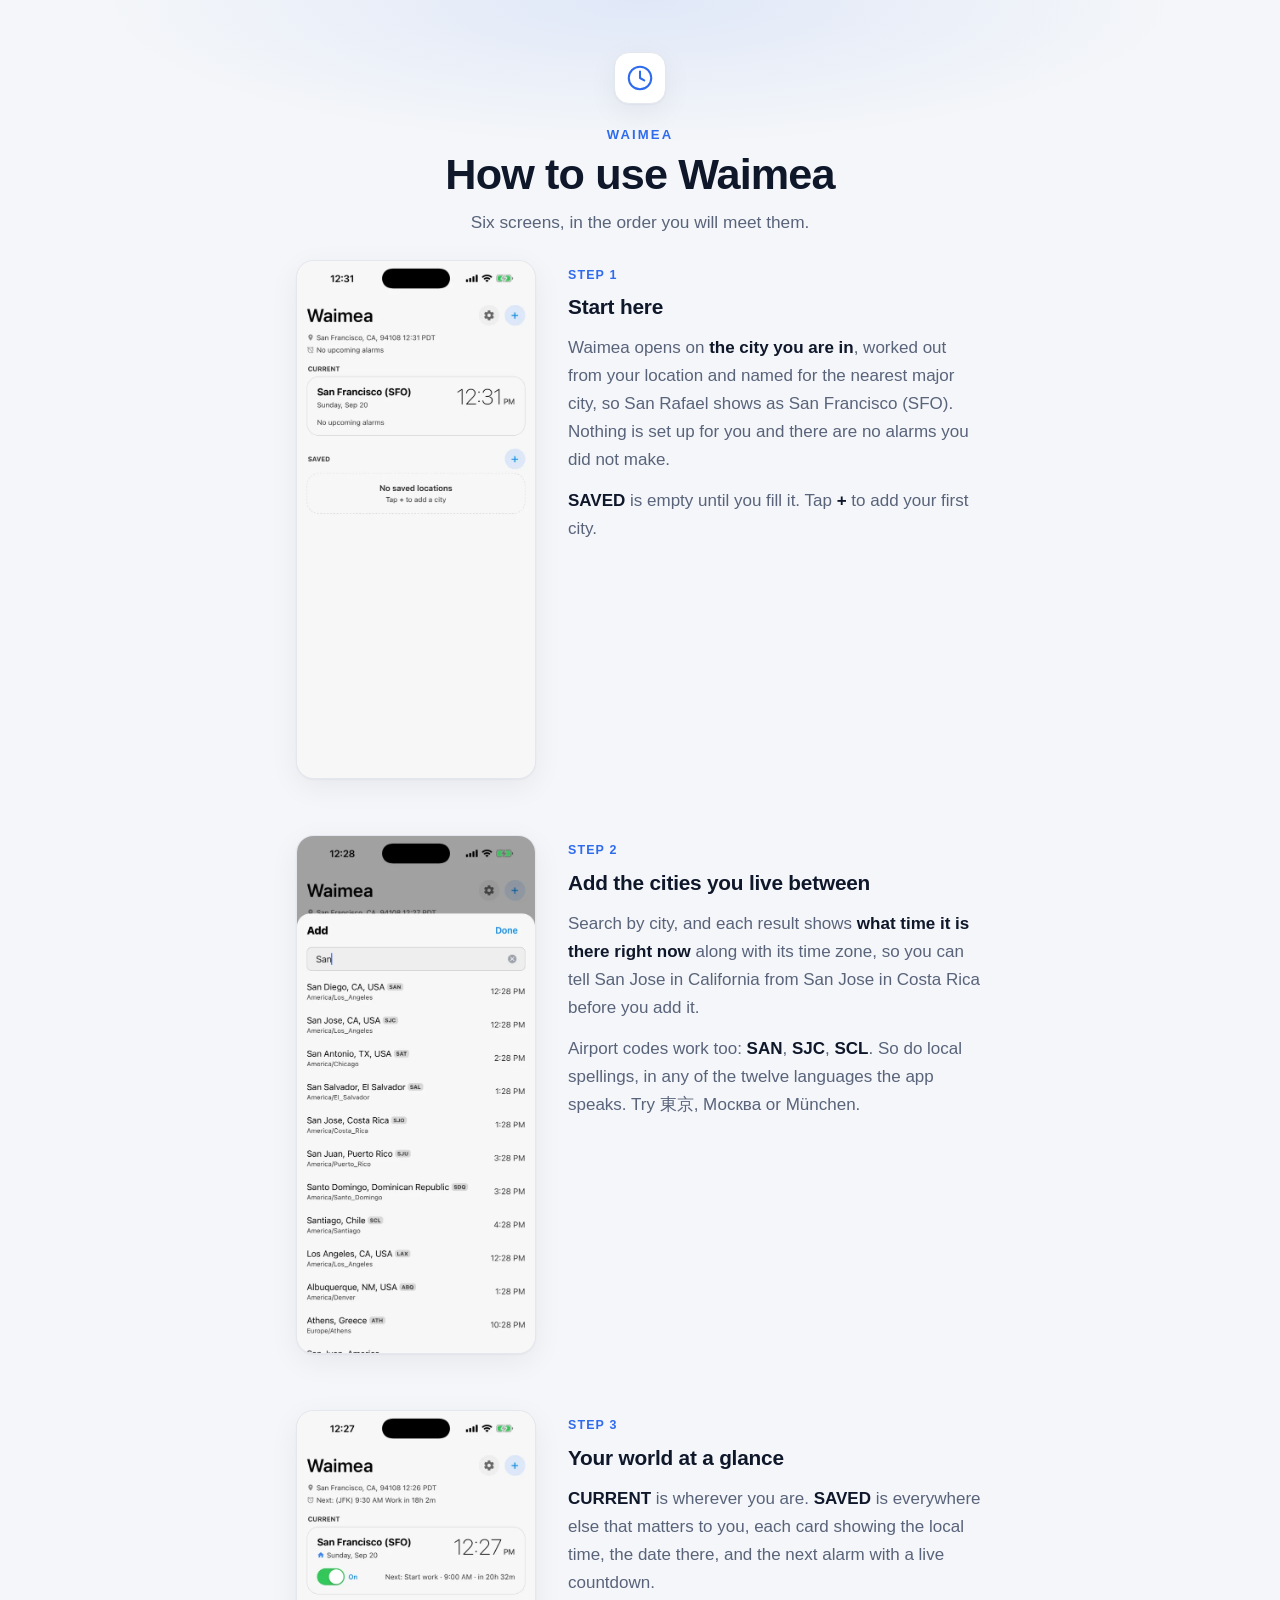
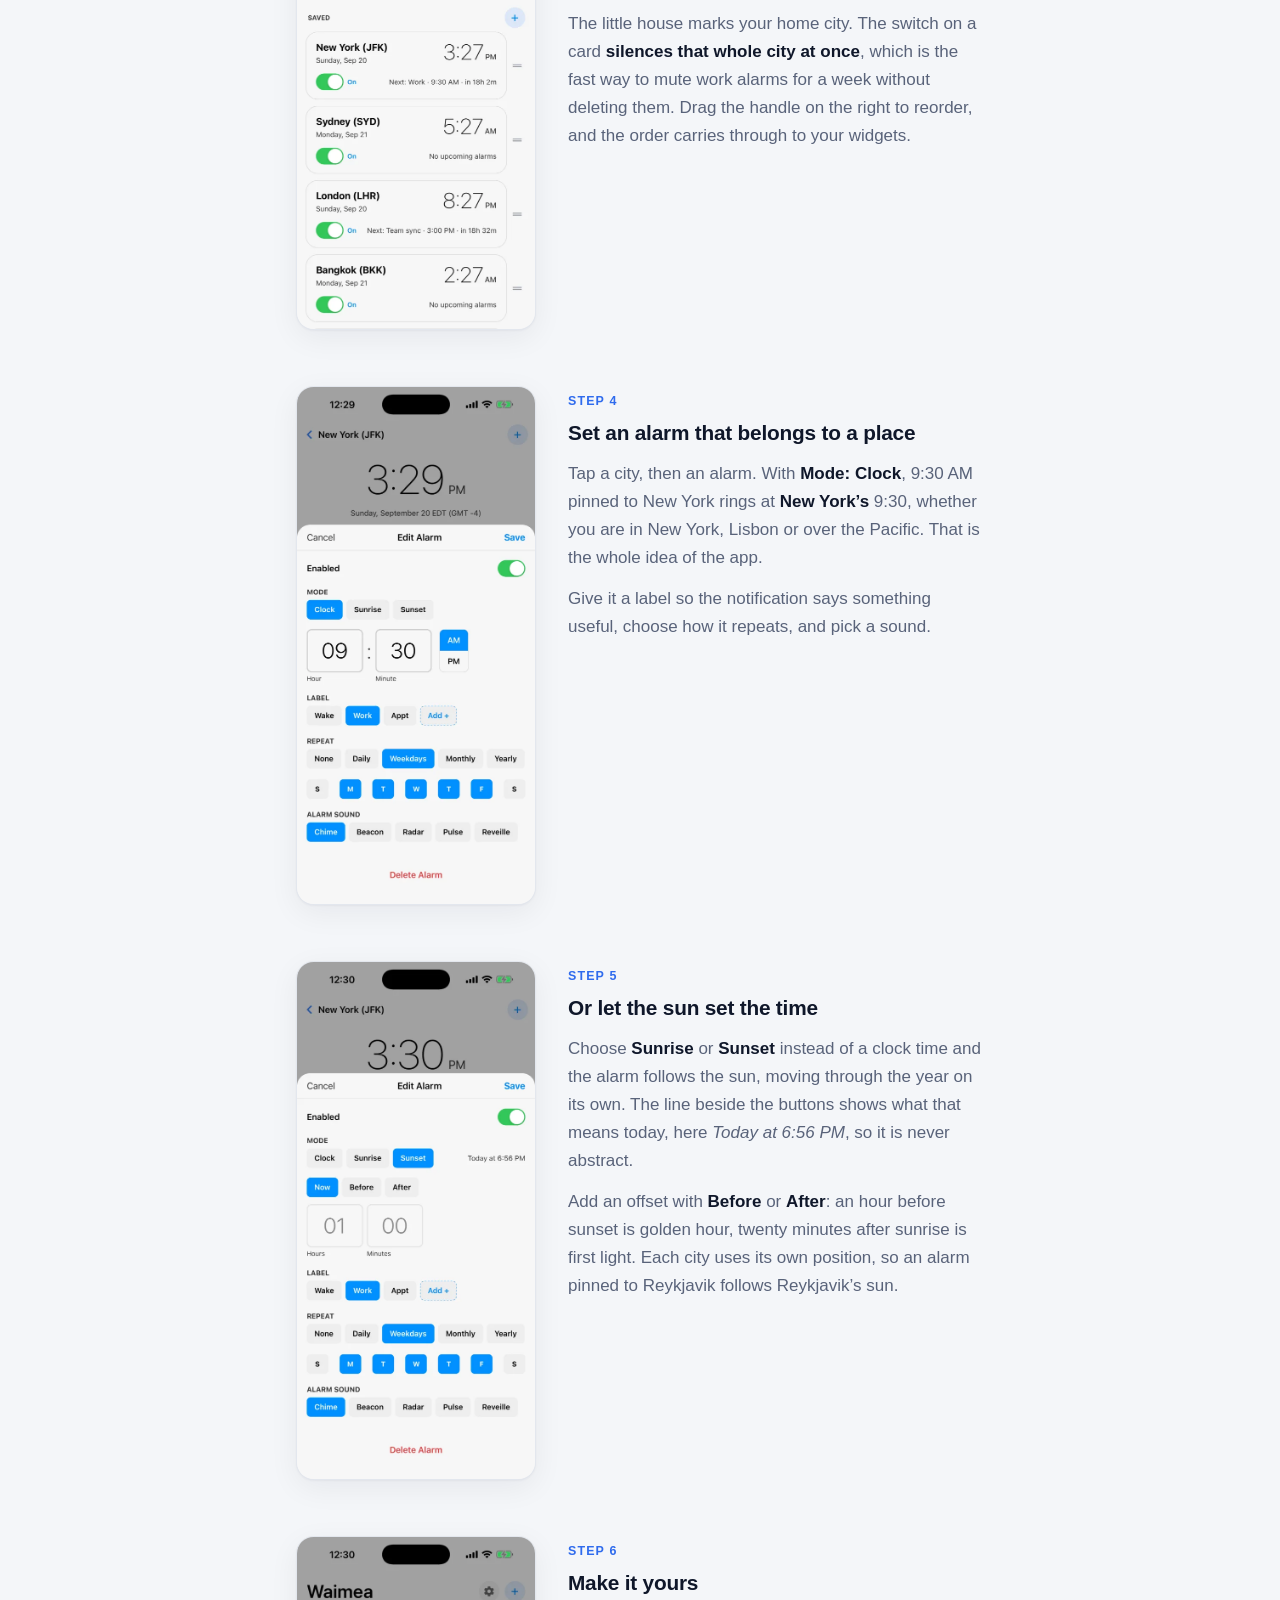
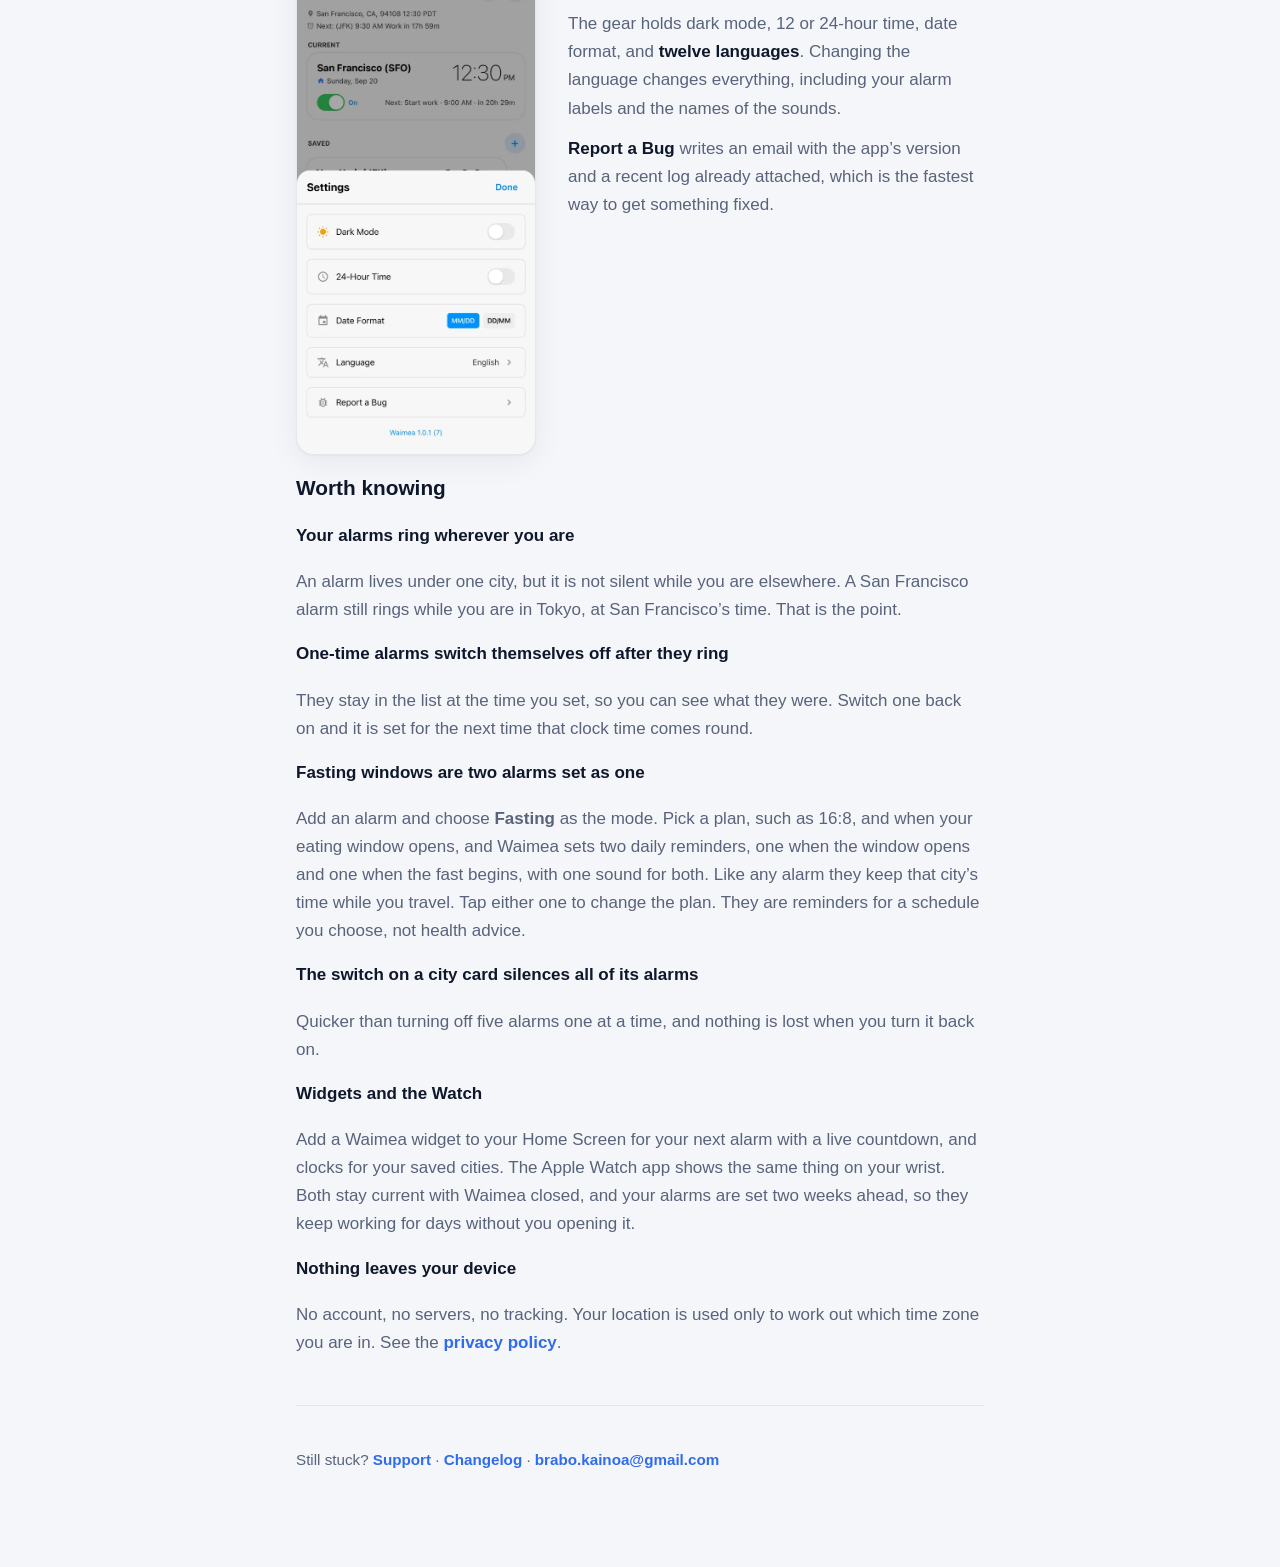
<file: waimea/guide/index.html>
<!DOCTYPE html>
<html lang="en">
<head>
  <meta charset="utf-8" />
  <meta name="viewport" content="width=device-width, initial-scale=1" />
  <title>How to use Waimea</title>
  <meta name="description" content="A short walkthrough of Waimea: adding cities, setting an alarm that belongs to a place, and alarms that follow the sunrise or sunset." />
  <meta name="theme-color" content="#0a0f1c" media="(prefers-color-scheme: dark)" />
  <meta name="theme-color" content="#f4f6f9" media="(prefers-color-scheme: light)" />
  <link rel="canonical" href="https://kainoabrabo.com/waimea/guide/" />
  <!-- Open Graph / social preview -->
  <meta property="og:type" content="article" />
  <meta property="og:title" content="How to use Waimea" />
  <meta property="og:description" content="Adding cities, setting an alarm that belongs to a place, and alarms that follow the sun." />
  <meta property="og:url" content="https://kainoabrabo.com/waimea/guide/" />
  <meta name="twitter:card" content="summary_large_image" />
  <meta property="og:image" content="https://kainoabrabo.com/waimea/og.png" />
  <meta property="og:image:width" content="1200" />
  <meta property="og:image:height" content="630" />
  <meta property="og:image:alt" content="Waimea, alarms anchored to the time zone you meant" />

  <link rel="icon" href="data:image/svg+xml,%3Csvg xmlns='http://www.w3.org/2000/svg' viewBox='0 0 32 32'%3E%3Crect width='32' height='32' rx='7' fill='%232f6bed'/%3E%3Cpath d='M16 6a10 10 0 100 20 10 10 0 000-20zm0 2.2a7.8 7.8 0 110 15.6 7.8 7.8 0 010-15.6zM20.5 11.5l-2.1 5.3-5.3 2.1 2.1-5.3z' fill='white'/%3E%3C/svg%3E" />
  <style>
    :root {
      --ground: #f4f6f9;
      --surface: #ffffff;
      --ink: #0f172a;
      --muted: #59637a;
      --accent: #2f6bed;
      --accent-soft: #eaf1fe;
      --hairline: #e3e7ee;
      --shadow: 0 1px 2px rgba(15, 23, 42, .04), 0 8px 30px rgba(15, 23, 42, .06);
      --glow: radial-gradient(60% 80% at 50% 0%, rgba(47, 107, 237, .10), transparent 70%);
    }
    @media (prefers-color-scheme: dark) {
      :root:not([data-theme="light"]) {
        --ground: #0a0f1c;
        --surface: #111a2e;
        --ink: #e7ecf5;
        --muted: #9aa7bd;
        --accent: #6ea0ff;
        --accent-soft: #16233d;
        --hairline: rgba(255, 255, 255, .08);
        --shadow: 0 1px 2px rgba(0, 0, 0, .3), 0 12px 40px rgba(0, 0, 0, .35);
        --glow: radial-gradient(60% 80% at 50% 0%, rgba(110, 160, 255, .14), transparent 70%);
      }
    }
    :root[data-theme="dark"] {
      --ground: #0a0f1c;
      --surface: #111a2e;
      --ink: #e7ecf5;
      --muted: #9aa7bd;
      --accent: #6ea0ff;
      --accent-soft: #16233d;
      --hairline: rgba(255, 255, 255, .08);
      --shadow: 0 1px 2px rgba(0, 0, 0, .3), 0 12px 40px rgba(0, 0, 0, .35);
      --glow: radial-gradient(60% 80% at 50% 0%, rgba(110, 160, 255, .14), transparent 70%);
    }

    * { box-sizing: border-box; }
    html { -webkit-text-size-adjust: 100%; }
    body {
      margin: 0;
      background: var(--ground);
      color: var(--ink);
      font-family: -apple-system, BlinkMacSystemFont, "Segoe UI", Roboto, "Helvetica Neue", Arial, sans-serif;
      line-height: 1.65;
      font-size: 17px;
      -webkit-font-smoothing: antialiased;
    }

    .wrap { max-width: 46rem; margin: 0 auto; padding: 0 1.5rem 5rem; }

    header {
      background-image: var(--glow);
      padding: 3.25rem 0 1.5rem;
      text-align: center;
    }
    /* The header band sets its own vertical padding, so .wrap must not add the
       page's 5rem footer gap inside it. Side padding stays: header has none of
       its own, and without it the title touches the screen edge on a phone. */
    header > .wrap { padding-block: 0; }
    .mark {
      width: 52px; height: 52px; margin: 0 auto 1.25rem;
      display: grid; place-items: center;
      border-radius: 15px;
      background: var(--surface);
      border: 1px solid var(--hairline);
      box-shadow: var(--shadow);
    }
    .mark svg { display: block; }
    .brand {
      font-size: .82rem; letter-spacing: .16em; text-transform: uppercase;
      color: var(--accent); font-weight: 700; margin: 0 0 .35rem;
    }
    h1 {
      font-size: clamp(2rem, 6vw, 2.7rem); line-height: 1.08;
      margin: 0 0 .6rem; letter-spacing: -.02em; text-wrap: balance; font-weight: 800;
    }
    .lede {
      margin: 0 auto; max-width: 34rem; color: var(--muted); font-size: 1.08rem;
    }

    .summary {
      background: var(--surface);
      border: 1px solid var(--hairline);
      border-radius: 16px;
      box-shadow: var(--shadow);
      padding: 1.5rem 1.6rem;
      margin: 2.5rem 0 2.5rem;
    }
    .summary h2 {
      margin: 0 0 .9rem; font-size: .8rem; letter-spacing: .14em;
      text-transform: uppercase; color: var(--muted); font-weight: 700;
    }
    .summary ul { margin: 0; padding: 0; list-style: none; display: grid; gap: .7rem; }
    .summary li { position: relative; padding-left: 1.9rem; }
    .summary li::before {
      content: ""; position: absolute; left: 0; top: .58em;
      width: 12px; height: 12px; border-radius: 4px;
      background: var(--accent-soft);
      border: 2px solid var(--accent);
    }

    .links {
      display: grid; gap: 1rem;
      grid-template-columns: repeat(auto-fit, minmax(13rem, 1fr));
    }
    @media (max-width: 34rem) { .links { grid-template-columns: 1fr; } }
    .card {
      display: block;
      background: var(--surface);
      border: 1px solid var(--hairline);
      border-radius: 16px;
      box-shadow: var(--shadow);
      padding: 1.4rem 1.5rem;
      text-decoration: none; color: inherit; font-weight: inherit;
    }
    .card:hover { border-color: var(--accent); text-decoration: none; }
    .card:focus-visible { outline: 2px solid var(--accent); outline-offset: 3px; }
    .card .eyebrow {
      display: block; font-size: .74rem; letter-spacing: .12em; text-transform: uppercase;
      color: var(--accent); font-weight: 700; margin-bottom: .35rem;
    }
    .card .title { font-size: 1.2rem; font-weight: 700; letter-spacing: -.01em; }
    .card .desc { margin: .35rem 0 0; color: var(--muted); font-size: .96rem; }
    .card .go { margin-top: .8rem; color: var(--accent); font-weight: 600; font-size: .95rem; }

    a { color: var(--accent); text-decoration: none; font-weight: 600; }
    a:hover { text-decoration: underline; }
    a:focus-visible { outline: 2px solid var(--accent); outline-offset: 3px; border-radius: 3px; }

    .rule { height: 1px; background: var(--hairline); border: 0; margin: 3rem 0 0; }
    footer { padding-top: 1.6rem; color: var(--muted); font-size: .95rem; }

    @media (prefers-reduced-motion: no-preference) {
      a, .card { transition: color .15s ease, border-color .15s ease; }
    }

    /* Guide-specific: a step is a screenshot beside its explanation. */
    .step {
      display: grid;
      grid-template-columns: 15rem 1fr;
      gap: 2rem;
      align-items: start;
      margin: 0 0 3.5rem;
    }
    .step:last-of-type { margin-bottom: 1rem; }
    .step img {
      width: 100%;
      height: auto;
      display: block;
      border-radius: 1.1rem;
      border: 1px solid var(--hairline);
      box-shadow: var(--shadow);
      background: var(--surface);
    }
    .step .num {
      display: inline-block;
      font-size: .78rem;
      font-weight: 700;
      letter-spacing: .09em;
      text-transform: uppercase;
      color: var(--accent);
      margin-bottom: .3rem;
    }
    .step h2 {
      font-size: 1.3rem;
      letter-spacing: -.01em;
      margin: 0 0 .6rem;
    }
    .step p { margin: 0 0 .8rem; color: var(--muted); }
    .step p strong { color: var(--ink); font-weight: 650; }
    .step p:last-child { margin-bottom: 0; }

    /* Screenshots sit above their text once there is no room beside it. */
    @media (max-width: 40rem) {
      .step { grid-template-columns: 1fr; gap: 1.1rem; }
      .step img { max-width: 15rem; margin: 0 auto; }
    }

    .tips { margin: 0 0 2.5rem; }
    .tips h2 { font-size: 1.3rem; margin: 0 0 1rem; }
    .tips dl { margin: 0; display: grid; gap: 1rem; }
    .tips dt { font-weight: 650; }
    .tips dd { margin: .15rem 0 0; color: var(--muted); }
  </style>
</head>
<body>
  <header>
    <div class="wrap">
      <div class="mark" aria-hidden="true">
        <svg width="30" height="30" viewBox="0 0 32 32" fill="none" xmlns="http://www.w3.org/2000/svg">
          <circle cx="16" cy="16" r="12" stroke="var(--accent)" stroke-width="2.2" />
          <path d="M16 9v7l4.5 2.6" stroke="var(--accent)" stroke-width="2.2" stroke-linecap="round" stroke-linejoin="round" />
        </svg>
      </div>
      <p class="brand"><a href="../">Waimea</a></p>
      <h1>How to use Waimea</h1>
      <p class="lede">Six screens, in the order you will meet them.</p>
    </div>
  </header>

  <main class="wrap">
    <section class="step">
      <img src="shots/06-empty.webp" width="560" height="1217" loading="lazy" decoding="async"
           alt="Waimea on first open: the current city, San Francisco (SFO), with no alarms, and an empty SAVED section reading "No saved locations, tap + to add a city"." />
      <div>
        <span class="num">Step 1</span>
        <h2>Start here</h2>
        <p>Waimea opens on <strong>the city you are in</strong>, worked out from your location and named for the nearest major city, so San Rafael shows as San Francisco (SFO). Nothing is set up for you and there are no alarms you did not make.</p><p><strong>SAVED</strong> is empty until you fill it. Tap <strong>+</strong> to add your first city.</p>
      </div>
    </section>

    <section class="step">
      <img src="shots/04-add.webp" width="560" height="1217" loading="lazy" decoding="async"
           alt="The Add screen with "San" typed in. Results list San Diego, San Jose, San Antonio, San Salvador, San Jose in Costa Rica, San Juan and Santiago, each with its airport code, its time zone and the current time there." />
      <div>
        <span class="num">Step 2</span>
        <h2>Add the cities you live between</h2>
        <p>Search by city, and each result shows <strong>what time it is there right now</strong> along with its time zone, so you can tell San Jose in California from San Jose in Costa Rica before you add it.</p><p>Airport codes work too: <strong>SAN</strong>, <strong>SJC</strong>, <strong>SCL</strong>. So do local spellings, in any of the twelve languages the app speaks. Try 東京, Москва or M&uuml;nchen.</p>
      </div>
    </section>

    <section class="step">
      <img src="shots/01-home.webp" width="560" height="1217" loading="lazy" decoding="async"
           alt="The Waimea home screen. San Francisco under CURRENT, then New York, Sydney, London and Bangkok under SAVED, each card showing its local time, the date there and its next alarm with a countdown." />
      <div>
        <span class="num">Step 3</span>
        <h2>Your world at a glance</h2>
        <p><strong>CURRENT</strong> is wherever you are. <strong>SAVED</strong> is everywhere else that matters to you, each card showing the local time, the date there, and the next alarm with a live countdown.</p><p>The little house marks your home city. The switch on a card <strong>silences that whole city at once</strong>, which is the fast way to mute work alarms for a week without deleting them. Drag the handle on the right to reorder, and the order carries through to your widgets.</p>
      </div>
    </section>

    <section class="step">
      <img src="shots/03-edit.webp" width="560" height="1217" loading="lazy" decoding="async"
           alt="The Edit Alarm sheet with Mode set to Clock, the time 09:30 AM, the label Work, repeating on weekdays, and the Chime sound selected." />
      <div>
        <span class="num">Step 4</span>
        <h2>Set an alarm that belongs to a place</h2>
        <p>Tap a city, then an alarm. With <strong>Mode: Clock</strong>, 9:30 AM pinned to New York rings at <strong>New York&rsquo;s</strong> 9:30, whether you are in New York, Lisbon or over the Pacific. That is the whole idea of the app.</p><p>Give it a label so the notification says something useful, choose how it repeats, and pick a sound.</p>
      </div>
    </section>

    <section class="step">
      <img src="shots/02-solar.webp" width="560" height="1217" loading="lazy" decoding="async"
           alt="The same Edit Alarm sheet with Mode set to Sunset. Beside the buttons it reads "Today at 6:56 PM", and an offset of one hour can be set Before or After." />
      <div>
        <span class="num">Step 5</span>
        <h2>Or let the sun set the time</h2>
        <p>Choose <strong>Sunrise</strong> or <strong>Sunset</strong> instead of a clock time and the alarm follows the sun, moving through the year on its own. The line beside the buttons shows what that means today, here <em>Today at 6:56 PM</em>, so it is never abstract.</p><p>Add an offset with <strong>Before</strong> or <strong>After</strong>: an hour before sunset is golden hour, twenty minutes after sunrise is first light. Each city uses its own position, so an alarm pinned to Reykjavik follows Reykjavik&rsquo;s sun.</p>
      </div>
    </section>

    <section class="step">
      <img src="shots/05-settings.webp" width="560" height="1217" loading="lazy" decoding="async"
           alt="The Settings sheet: Dark Mode, 24-Hour Time, Date Format with MM/DD selected, Language set to English, and Report a Bug." />
      <div>
        <span class="num">Step 6</span>
        <h2>Make it yours</h2>
        <p>The gear holds dark mode, 12 or 24-hour time, date format, and <strong>twelve languages</strong>. Changing the language changes everything, including your alarm labels and the names of the sounds.</p><p><strong>Report a Bug</strong> writes an email with the app&rsquo;s version and a recent log already attached, which is the fastest way to get something fixed.</p>
      </div>
    </section>

    <div class="tips">
      <h2>Worth knowing</h2>
      <dl>
        <dt>Your alarms ring wherever you are</dt>
        <dd>An alarm lives under one city, but it is not silent while you are elsewhere. A San Francisco alarm still rings while you are in Tokyo, at San Francisco&rsquo;s time. That is the point.</dd>
        <dt>One-time alarms switch themselves off after they ring</dt>
        <dd>They stay in the list at the time you set, so you can see what they were. Switch one back on and it is set for the next time that clock time comes round.</dd>
        <dt>Fasting windows are two alarms set as one</dt>
        <dd>Add an alarm and choose <strong>Fasting</strong> as the mode. Pick a plan, such as 16:8, and when your eating window opens, and Waimea sets two daily reminders, one when the window opens and one when the fast begins, with one sound for both. Like any alarm they keep that city&rsquo;s time while you travel. Tap either one to change the plan. They are reminders for a schedule you choose, not health advice.</dd>
        <dt>The switch on a city card silences all of its alarms</dt>
        <dd>Quicker than turning off five alarms one at a time, and nothing is lost when you turn it back on.</dd>
        <dt>Widgets and the Watch</dt>
        <dd>Add a Waimea widget to your Home Screen for your next alarm with a live countdown, and clocks for your saved cities. The Apple Watch app shows the same thing on your wrist. Both stay current with Waimea closed, and your alarms are set two weeks ahead, so they keep working for days without you opening it.</dd>
        <dt>Nothing leaves your device</dt>
        <dd>No account, no servers, no tracking. Your location is used only to work out which time zone you are in. See the <a href="../privacy/">privacy policy</a>.</dd>
      </dl>
    </div>

    <hr class="rule" />
    <footer>
      <p>Still stuck? <a href="../support/">Support</a> &middot; <a href="../changelog/">Changelog</a> &middot; <a href="mailto:brabo.kainoa@gmail.com">brabo.kainoa@gmail.com</a></p>
    </footer>
  </main>
</body>
</html>
</file>
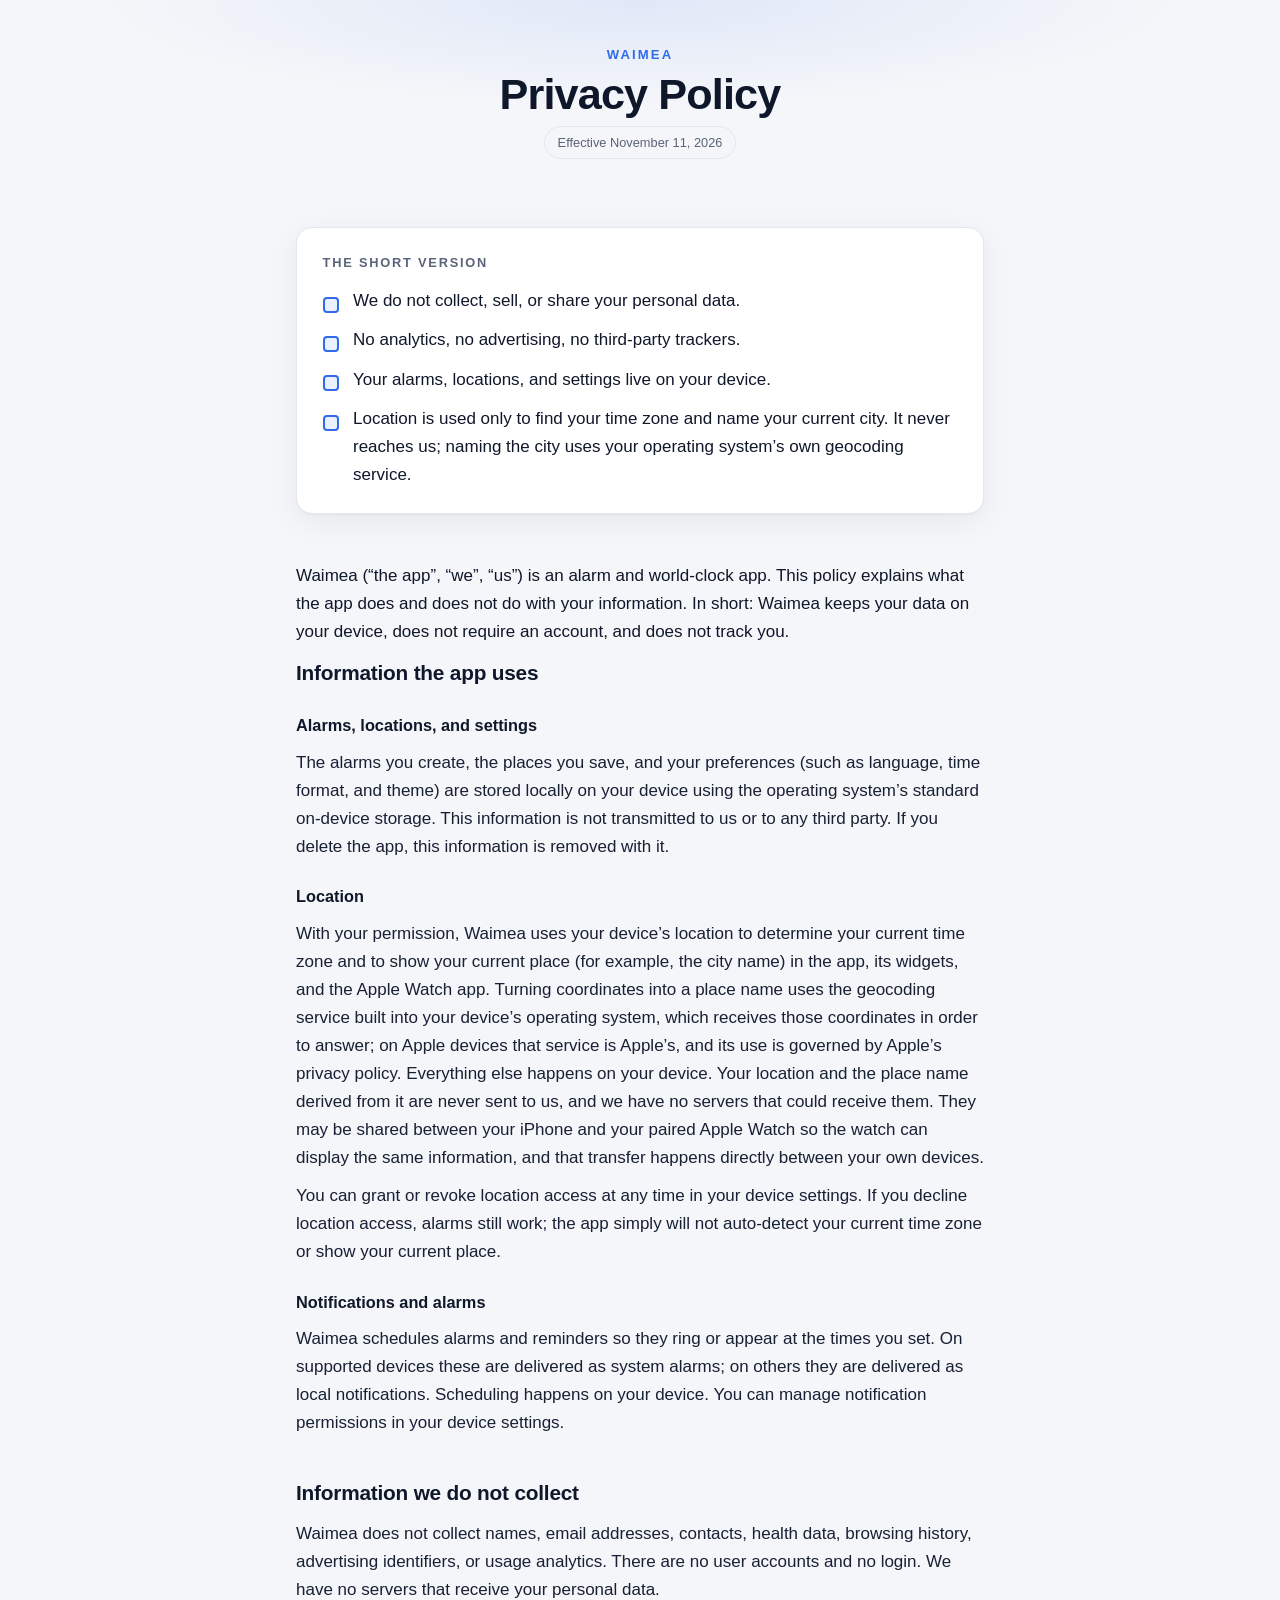
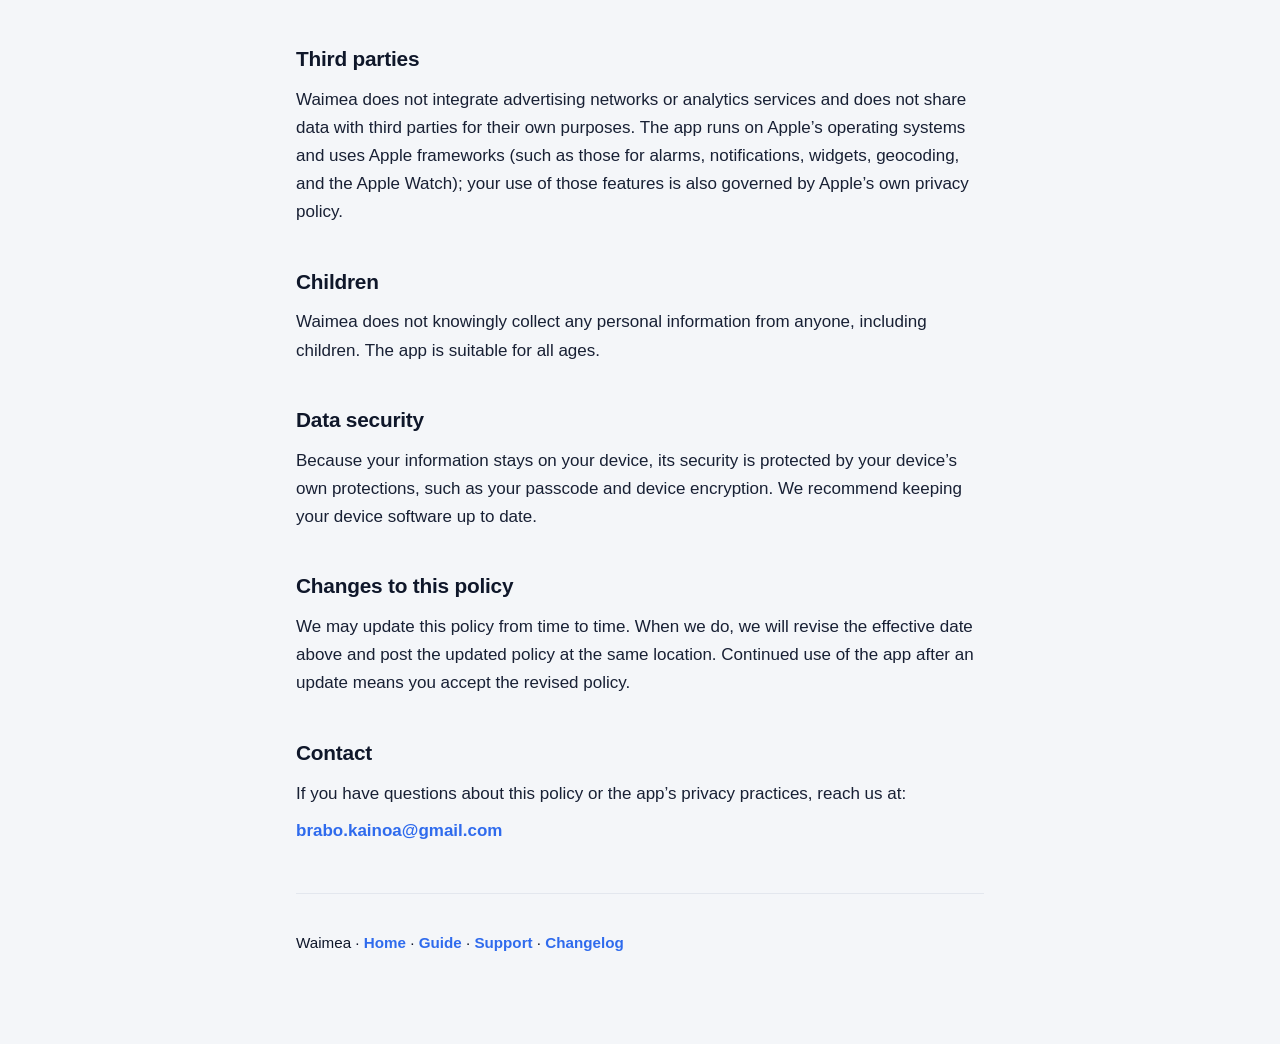
<file: waimea/privacy/index.html>
<!DOCTYPE html>
<html lang="en">
<head>
  <meta charset="utf-8" />
  <meta name="viewport" content="width=device-width, initial-scale=1" />
  <title>Waimea Privacy Policy</title>
  <meta name="description" content="Privacy policy for Waimea, a timezone-anchored alarm app. No data collection, no accounts, nothing sent to us." />
  <style>
    :root {
      --ground: #f4f6f9;
      --surface: #ffffff;
      --ink: #0f172a;
      --muted: #59637a;
      --accent: #2f6bed;
      --accent-soft: #eaf1fe;
      --hairline: #e3e7ee;
      --shadow: 0 1px 2px rgba(15, 23, 42, .04), 0 8px 30px rgba(15, 23, 42, .06);
      --glow: radial-gradient(60% 80% at 50% 0%, rgba(47, 107, 237, .10), transparent 70%);
    }
    @media (prefers-color-scheme: dark) {
      :root:not([data-theme="light"]) {
        --ground: #0a0f1c;
        --surface: #111a2e;
        --ink: #e7ecf5;
        --muted: #9aa7bd;
        --accent: #6ea0ff;
        --accent-soft: #16233d;
        --hairline: rgba(255, 255, 255, .08);
        --shadow: 0 1px 2px rgba(0, 0, 0, .3), 0 12px 40px rgba(0, 0, 0, .35);
        --glow: radial-gradient(60% 80% at 50% 0%, rgba(110, 160, 255, .14), transparent 70%);
      }
    }
    :root[data-theme="dark"] {
      --ground: #0a0f1c;
      --surface: #111a2e;
      --ink: #e7ecf5;
      --muted: #9aa7bd;
      --accent: #6ea0ff;
      --accent-soft: #16233d;
      --hairline: rgba(255, 255, 255, .08);
      --shadow: 0 1px 2px rgba(0, 0, 0, .3), 0 12px 40px rgba(0, 0, 0, .35);
      --glow: radial-gradient(60% 80% at 50% 0%, rgba(110, 160, 255, .14), transparent 70%);
    }

    * { box-sizing: border-box; }
    html { -webkit-text-size-adjust: 100%; }
    body {
      margin: 0;
      background: var(--ground);
      color: var(--ink);
      font-family: -apple-system, BlinkMacSystemFont, "Segoe UI", Roboto, "Helvetica Neue", Arial, sans-serif;
      line-height: 1.65;
      font-size: 17px;
      -webkit-font-smoothing: antialiased;
    }

    .wrap { max-width: 46rem; margin: 0 auto; padding: 0 1.5rem 5rem; }

    header {
      background-image: var(--glow);
      padding: 2.75rem 0 1.75rem;
      text-align: center;
    }
    /* The header band sets its own vertical padding, so .wrap must not add the
       page's 5rem footer gap inside it. Side padding stays: header has none of
       its own, and without it the title touches the screen edge on a phone. */
    header > .wrap { padding-block: 0; }
    .mark {
      width: 44px; height: 44px; margin: 0 auto 1.25rem;
      display: grid; place-items: center;
      border-radius: 13px;
      background: var(--surface);
      border: 1px solid var(--hairline);
      box-shadow: var(--shadow);
    }
    .mark svg { display: block; }
    .brand {
      font-size: .82rem; letter-spacing: .16em; text-transform: uppercase;
      color: var(--accent); font-weight: 700; margin: 0 0 .35rem;
    }
    h1 {
      font-size: clamp(2rem, 6vw, 2.7rem); line-height: 1.08;
      margin: 0 0 .5rem; letter-spacing: -.02em; text-wrap: balance; font-weight: 800;
    }
    .stamp {
      display: inline-block; font-size: .8rem; color: var(--muted);
      border: 1px solid var(--hairline); border-radius: 999px;
      padding: .3rem .8rem; font-variant-numeric: tabular-nums;
    }

    .summary {
      background: var(--surface);
      border: 1px solid var(--hairline);
      border-radius: 16px;
      box-shadow: var(--shadow);
      padding: 1.5rem 1.6rem;
      margin: 2.5rem 0 3rem;
    }
    .summary h2 {
      margin: 0 0 .9rem; font-size: .8rem; letter-spacing: .14em;
      text-transform: uppercase; color: var(--muted); font-weight: 700;
    }
    .summary ul { margin: 0; padding: 0; list-style: none; display: grid; gap: .7rem; }
    .summary li { position: relative; padding-left: 1.9rem; }
    .summary li::before {
      content: ""; position: absolute; left: 0; top: .58em;
      width: 12px; height: 12px; border-radius: 4px;
      background: var(--accent-soft);
      border: 2px solid var(--accent);
    }

    main { color: var(--ink); }
    section + section { margin-top: 2.4rem; }
    h2.section { font-size: 1.3rem; letter-spacing: -.01em; margin: 0 0 .5rem; font-weight: 700; }
    h3 { font-size: 1.02rem; margin: 1.4rem 0 .3rem; font-weight: 700; color: var(--ink); }
    p { margin: .6rem 0; color: var(--ink); }
    section p { color: color-mix(in srgb, var(--ink) 88%, var(--muted)); }
    a { color: var(--accent); text-decoration: none; font-weight: 600; }
    a:hover { text-decoration: underline; }
    a:focus-visible { outline: 2px solid var(--accent); outline-offset: 3px; border-radius: 3px; }

    .rule { height: 1px; background: var(--hairline); border: 0; margin: 3rem 0 0; }

    footer { padding-top: 1.6rem; color: var(--muted); font-size: .95rem; }
    footer .mail { font-size: 1.05rem; }

    @media (prefers-reduced-motion: no-preference) {
      a { transition: color .15s ease; }
    }
  </style>
  <meta property="og:type" content="website" />
  <meta property="og:title" content="Waimea Privacy Policy" />
  <meta property="og:description" content="What Waimea does and does not do with your information. No accounts, no analytics, nothing sent to us." />
  <meta property="og:url" content="https://kainoabrabo.com/waimea/privacy/" />
  <meta name="twitter:card" content="summary_large_image" />
  <meta property="og:image" content="https://kainoabrabo.com/waimea/og.png" />
  <meta property="og:image:width" content="1200" />
  <meta property="og:image:height" content="630" />
  <meta property="og:image:alt" content="Waimea, alarms anchored to the time zone you meant" />
</head>
<body>
  <header>
    <div class="wrap">
      <p class="brand">Waimea</p>
      <h1>Privacy Policy</h1>
      <span class="stamp">Effective November 11, 2026</span>
    </div>
  </header>

  <div class="wrap">
    <div class="summary">
      <h2>The short version</h2>
      <ul>
        <li>We do not collect, sell, or share your personal data.</li>
        <li>No analytics, no advertising, no third-party trackers.</li>
        <li>Your alarms, locations, and settings live on your device.</li>
        <li>Location is used only to find your time zone and name your current city. It never reaches us; naming the city uses your operating system&rsquo;s own geocoding service.</li>
      </ul>
    </div>

    <main>
      <p>Waimea (&ldquo;the app&rdquo;, &ldquo;we&rdquo;, &ldquo;us&rdquo;) is an alarm and world-clock app. This policy explains what the app does and does not do with your information. In short: Waimea keeps your data on your device, does not require an account, and does not track you.</p>

      <section>
        <h2 class="section">Information the app uses</h2>

        <h3>Alarms, locations, and settings</h3>
        <p>The alarms you create, the places you save, and your preferences (such as language, time format, and theme) are stored locally on your device using the operating system&rsquo;s standard on-device storage. This information is not transmitted to us or to any third party. If you delete the app, this information is removed with it.</p>

        <h3>Location</h3>
        <p>With your permission, Waimea uses your device&rsquo;s location to determine your current time zone and to show your current place (for example, the city name) in the app, its widgets, and the Apple Watch app. Turning coordinates into a place name uses the geocoding service built into your device&rsquo;s operating system, which receives those coordinates in order to answer; on Apple devices that service is Apple&rsquo;s, and its use is governed by Apple&rsquo;s privacy policy. Everything else happens on your device. Your location and the place name derived from it are never sent to us, and we have no servers that could receive them. They may be shared between your iPhone and your paired Apple Watch so the watch can display the same information, and that transfer happens directly between your own devices.</p>
        <p>You can grant or revoke location access at any time in your device settings. If you decline location access, alarms still work; the app simply will not auto-detect your current time zone or show your current place.</p>

        <h3>Notifications and alarms</h3>
        <p>Waimea schedules alarms and reminders so they ring or appear at the times you set. On supported devices these are delivered as system alarms; on others they are delivered as local notifications. Scheduling happens on your device. You can manage notification permissions in your device settings.</p>
      </section>

      <section>
        <h2 class="section">Information we do not collect</h2>
        <p>Waimea does not collect names, email addresses, contacts, health data, browsing history, advertising identifiers, or usage analytics. There are no user accounts and no login. We have no servers that receive your personal data.</p>
      </section>

      <section>
        <h2 class="section">Third parties</h2>
        <p>Waimea does not integrate advertising networks or analytics services and does not share data with third parties for their own purposes. The app runs on Apple&rsquo;s operating systems and uses Apple frameworks (such as those for alarms, notifications, widgets, geocoding, and the Apple Watch); your use of those features is also governed by Apple&rsquo;s own privacy policy.</p>
      </section>

      <section>
        <h2 class="section">Children</h2>
        <p>Waimea does not knowingly collect any personal information from anyone, including children. The app is suitable for all ages.</p>
      </section>

      <section>
        <h2 class="section">Data security</h2>
        <p>Because your information stays on your device, its security is protected by your device&rsquo;s own protections, such as your passcode and device encryption. We recommend keeping your device software up to date.</p>
      </section>

      <section>
        <h2 class="section">Changes to this policy</h2>
        <p>We may update this policy from time to time. When we do, we will revise the effective date above and post the updated policy at the same location. Continued use of the app after an update means you accept the revised policy.</p>
      </section>

      <section>
        <h2 class="section">Contact</h2>
        <p>If you have questions about this policy or the app&rsquo;s privacy practices, reach us at:</p>
        <p class="mail"><a href="mailto:brabo.kainoa@gmail.com">brabo.kainoa@gmail.com</a></p>
      </section>

      <hr class="rule" />
      <footer>
        <p>Waimea &middot; <a href="/waimea/">Home</a> &middot; <a href="/waimea/guide/">Guide</a> &middot; <a href="/waimea/support/">Support</a> &middot; <a href="/waimea/changelog/">Changelog</a></p>
      </footer>
    </main>
  </div>
</body>
</html>
</file>
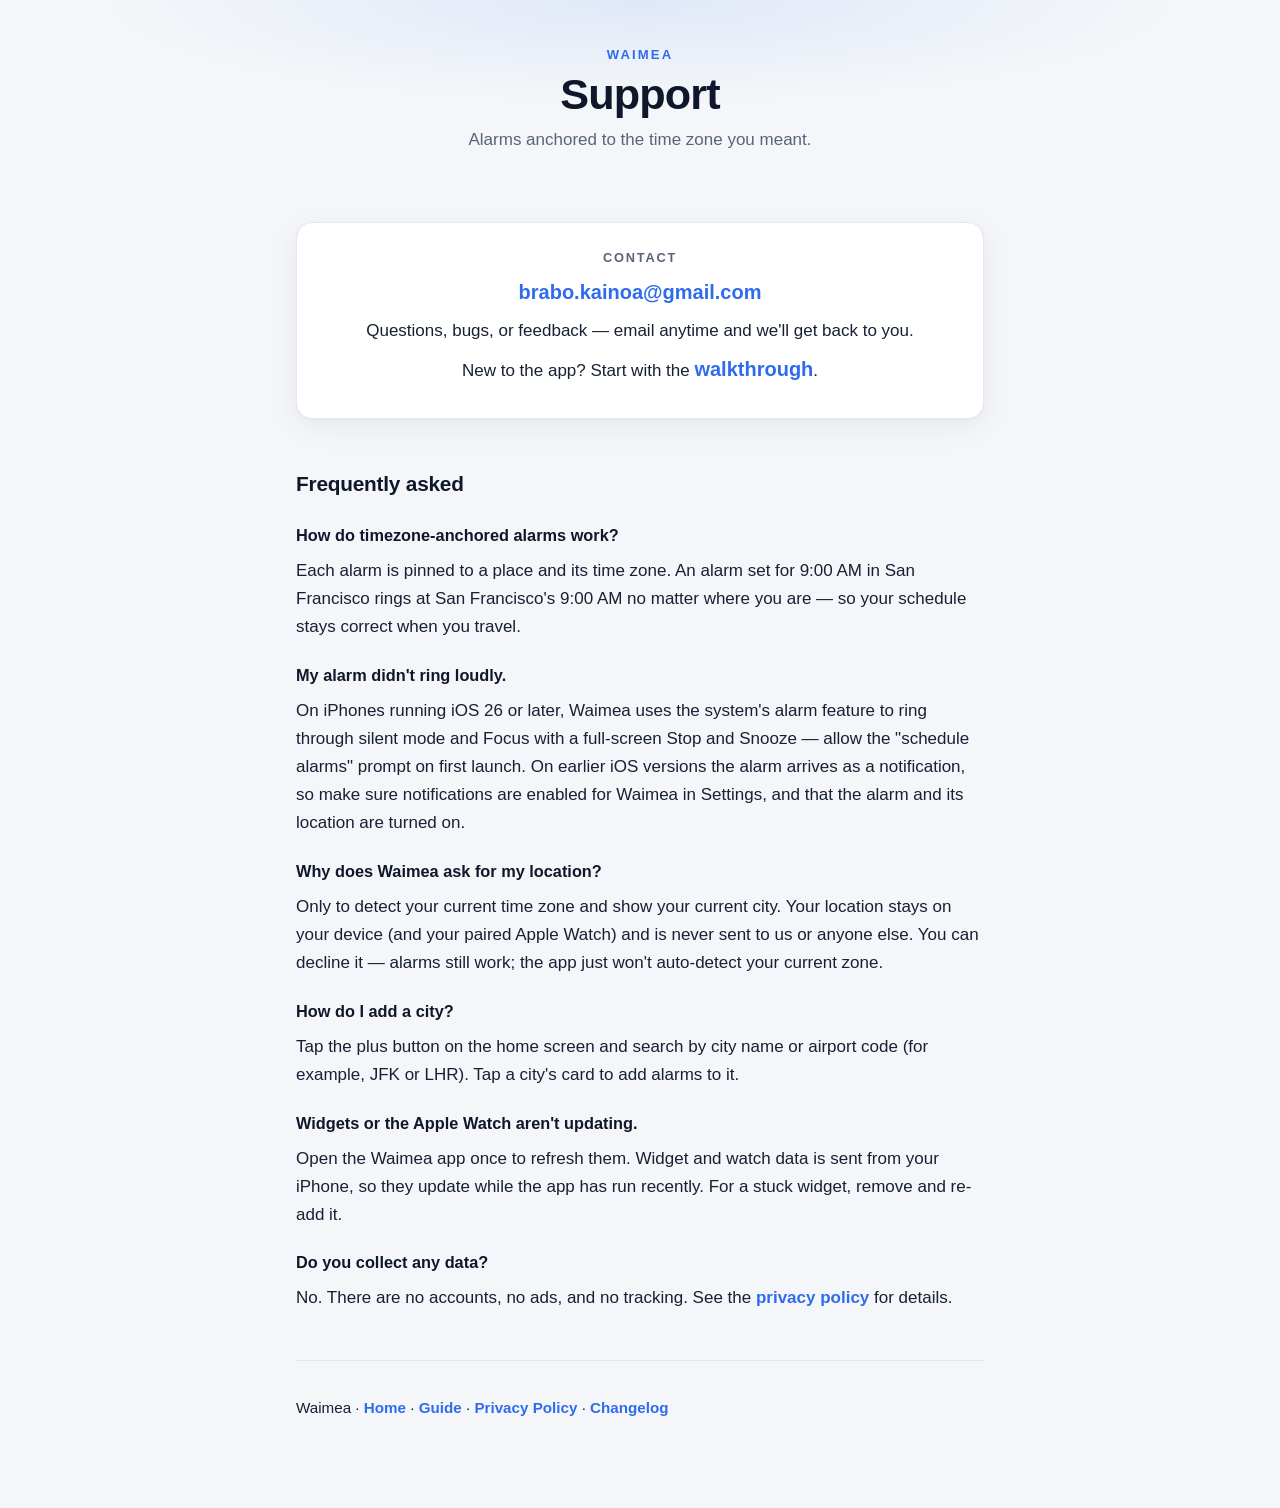
<file: waimea/support/index.html>
<!DOCTYPE html>
<html lang="en">
<head>
  <meta charset="utf-8" />
  <meta name="viewport" content="width=device-width, initial-scale=1" />
  <title>Waimea Support</title>
  <meta name="description" content="Support and help for Waimea, a timezone-anchored alarm and world-clock app." />
  <style>
    :root {
      --ground: #f4f6f9;
      --surface: #ffffff;
      --ink: #0f172a;
      --muted: #59637a;
      --accent: #2f6bed;
      --accent-soft: #eaf1fe;
      --hairline: #e3e7ee;
      --shadow: 0 1px 2px rgba(15, 23, 42, .04), 0 8px 30px rgba(15, 23, 42, .06);
      --glow: radial-gradient(60% 80% at 50% 0%, rgba(47, 107, 237, .10), transparent 70%);
    }
    @media (prefers-color-scheme: dark) {
      :root:not([data-theme="light"]) {
        --ground: #0a0f1c;
        --surface: #111a2e;
        --ink: #e7ecf5;
        --muted: #9aa7bd;
        --accent: #6ea0ff;
        --accent-soft: #16233d;
        --hairline: rgba(255, 255, 255, .08);
        --shadow: 0 1px 2px rgba(0, 0, 0, .3), 0 12px 40px rgba(0, 0, 0, .35);
        --glow: radial-gradient(60% 80% at 50% 0%, rgba(110, 160, 255, .14), transparent 70%);
      }
    }
    :root[data-theme="dark"] {
      --ground: #0a0f1c;
      --surface: #111a2e;
      --ink: #e7ecf5;
      --muted: #9aa7bd;
      --accent: #6ea0ff;
      --accent-soft: #16233d;
      --hairline: rgba(255, 255, 255, .08);
      --shadow: 0 1px 2px rgba(0, 0, 0, .3), 0 12px 40px rgba(0, 0, 0, .35);
      --glow: radial-gradient(60% 80% at 50% 0%, rgba(110, 160, 255, .14), transparent 70%);
    }

    * { box-sizing: border-box; }
    html { -webkit-text-size-adjust: 100%; }
    body {
      margin: 0;
      background: var(--ground);
      color: var(--ink);
      font-family: -apple-system, BlinkMacSystemFont, "Segoe UI", Roboto, "Helvetica Neue", Arial, sans-serif;
      line-height: 1.65;
      font-size: 17px;
      -webkit-font-smoothing: antialiased;
    }

    .wrap { max-width: 46rem; margin: 0 auto; padding: 0 1.5rem 5rem; }

    header {
      background-image: var(--glow);
      padding: 2.75rem 0 1.75rem;
      text-align: center;
    }
    /* The header band sets its own vertical padding, so .wrap must not add the
       page's 5rem footer gap inside it. Side padding stays: header has none of
       its own, and without it the title touches the screen edge on a phone. */
    header > .wrap { padding-block: 0; }
    .brand {
      font-size: .82rem; letter-spacing: .16em; text-transform: uppercase;
      color: var(--accent); font-weight: 700; margin: 0 0 .35rem;
    }
    h1 {
      font-size: clamp(2rem, 6vw, 2.7rem); line-height: 1.08;
      margin: 0 0 .5rem; letter-spacing: -.02em; text-wrap: balance; font-weight: 800;
    }
    .lede { color: var(--muted); margin: 0; }

    .contact {
      background: var(--surface);
      border: 1px solid var(--hairline);
      border-radius: 16px;
      box-shadow: var(--shadow);
      padding: 1.5rem 1.6rem;
      margin: 2.5rem 0 3rem;
      text-align: center;
    }
    .contact h2 {
      margin: 0 0 .5rem; font-size: .8rem; letter-spacing: .14em;
      text-transform: uppercase; color: var(--muted); font-weight: 700;
    }
    .contact a { font-size: 1.25rem; font-weight: 700; }

    main { color: var(--ink); }
    section + section { margin-top: 2rem; }
    h2.section { font-size: 1.3rem; letter-spacing: -.01em; margin: 0 0 .75rem; font-weight: 700; }
    h3 { font-size: 1.02rem; margin: 1.3rem 0 .25rem; font-weight: 700; }
    p { margin: .5rem 0; color: color-mix(in srgb, var(--ink) 88%, var(--muted)); }
    a { color: var(--accent); text-decoration: none; font-weight: 600; }
    a:hover { text-decoration: underline; }
    a:focus-visible { outline: 2px solid var(--accent); outline-offset: 3px; border-radius: 3px; }

    .rule { height: 1px; background: var(--hairline); border: 0; margin: 3rem 0 0; }
    footer { padding-top: 1.6rem; color: var(--muted); font-size: .95rem; }

    @media (prefers-reduced-motion: no-preference) {
      a { transition: color .15s ease; }
    }
  </style>
  <meta property="og:type" content="website" />
  <meta property="og:title" content="Waimea Support" />
  <meta property="og:description" content="Frequently asked questions and how to reach us." />
  <meta property="og:url" content="https://kainoabrabo.com/waimea/support/" />
  <meta name="twitter:card" content="summary_large_image" />
  <meta property="og:image" content="https://kainoabrabo.com/waimea/og.png" />
  <meta property="og:image:width" content="1200" />
  <meta property="og:image:height" content="630" />
  <meta property="og:image:alt" content="Waimea, alarms anchored to the time zone you meant" />
</head>
<body>
  <header>
    <div class="wrap">
      <p class="brand">Waimea</p>
      <h1>Support</h1>
      <p class="lede">Alarms anchored to the time zone you meant.</p>
    </div>
  </header>

  <div class="wrap">
    <div class="contact">
      <h2>Contact</h2>
      <a href="mailto:brabo.kainoa@gmail.com">brabo.kainoa@gmail.com</a>
      <p>Questions, bugs, or feedback — email anytime and we'll get back to you.</p>
      <p>New to the app? Start with the <a href="/waimea/guide/">walkthrough</a>.</p>
    </div>

    <main>
      <section>
        <h2 class="section">Frequently asked</h2>

        <h3>How do timezone-anchored alarms work?</h3>
        <p>Each alarm is pinned to a place and its time zone. An alarm set for 9:00 AM in San Francisco rings at San Francisco's 9:00 AM no matter where you are — so your schedule stays correct when you travel.</p>

        <h3>My alarm didn't ring loudly.</h3>
        <p>On iPhones running iOS 26 or later, Waimea uses the system's alarm feature to ring through silent mode and Focus with a full-screen Stop and Snooze — allow the "schedule alarms" prompt on first launch. On earlier iOS versions the alarm arrives as a notification, so make sure notifications are enabled for Waimea in Settings, and that the alarm and its location are turned on.</p>

        <h3>Why does Waimea ask for my location?</h3>
        <p>Only to detect your current time zone and show your current city. Your location stays on your device (and your paired Apple Watch) and is never sent to us or anyone else. You can decline it — alarms still work; the app just won't auto-detect your current zone.</p>

        <h3>How do I add a city?</h3>
        <p>Tap the plus button on the home screen and search by city name or airport code (for example, JFK or LHR). Tap a city's card to add alarms to it.</p>

        <h3>Widgets or the Apple Watch aren't updating.</h3>
        <p>Open the Waimea app once to refresh them. Widget and watch data is sent from your iPhone, so they update while the app has run recently. For a stuck widget, remove and re-add it.</p>

        <h3>Do you collect any data?</h3>
        <p>No. There are no accounts, no ads, and no tracking. See the <a href="https://kainoabrabo.com/waimea/privacy/">privacy policy</a> for details.</p>
      </section>

      <hr class="rule" />
      <footer>
        <p>Waimea &middot; <a href="/waimea/">Home</a> &middot; <a href="/waimea/guide/">Guide</a> &middot; <a href="/waimea/privacy/">Privacy Policy</a> &middot; <a href="/waimea/changelog/">Changelog</a></p>
      </footer>
    </main>
  </div>
</body>
</html>
</file>
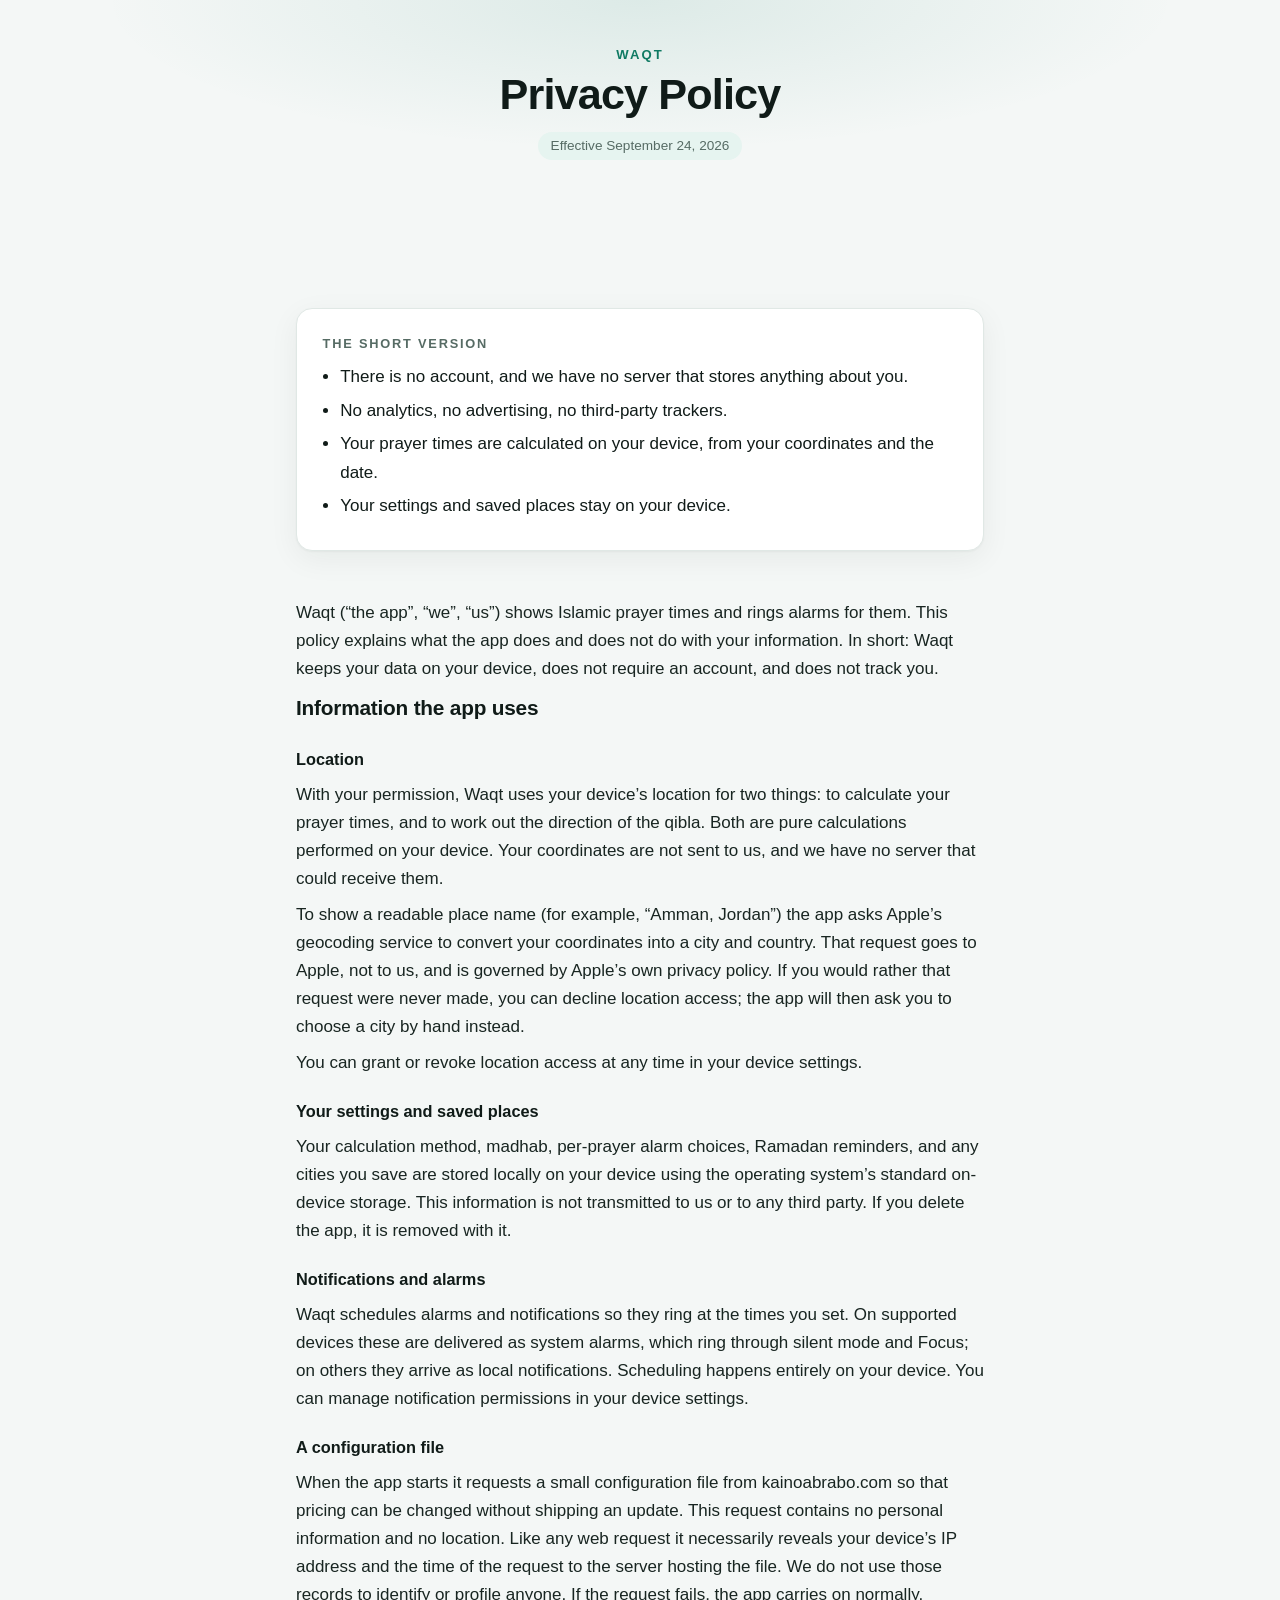
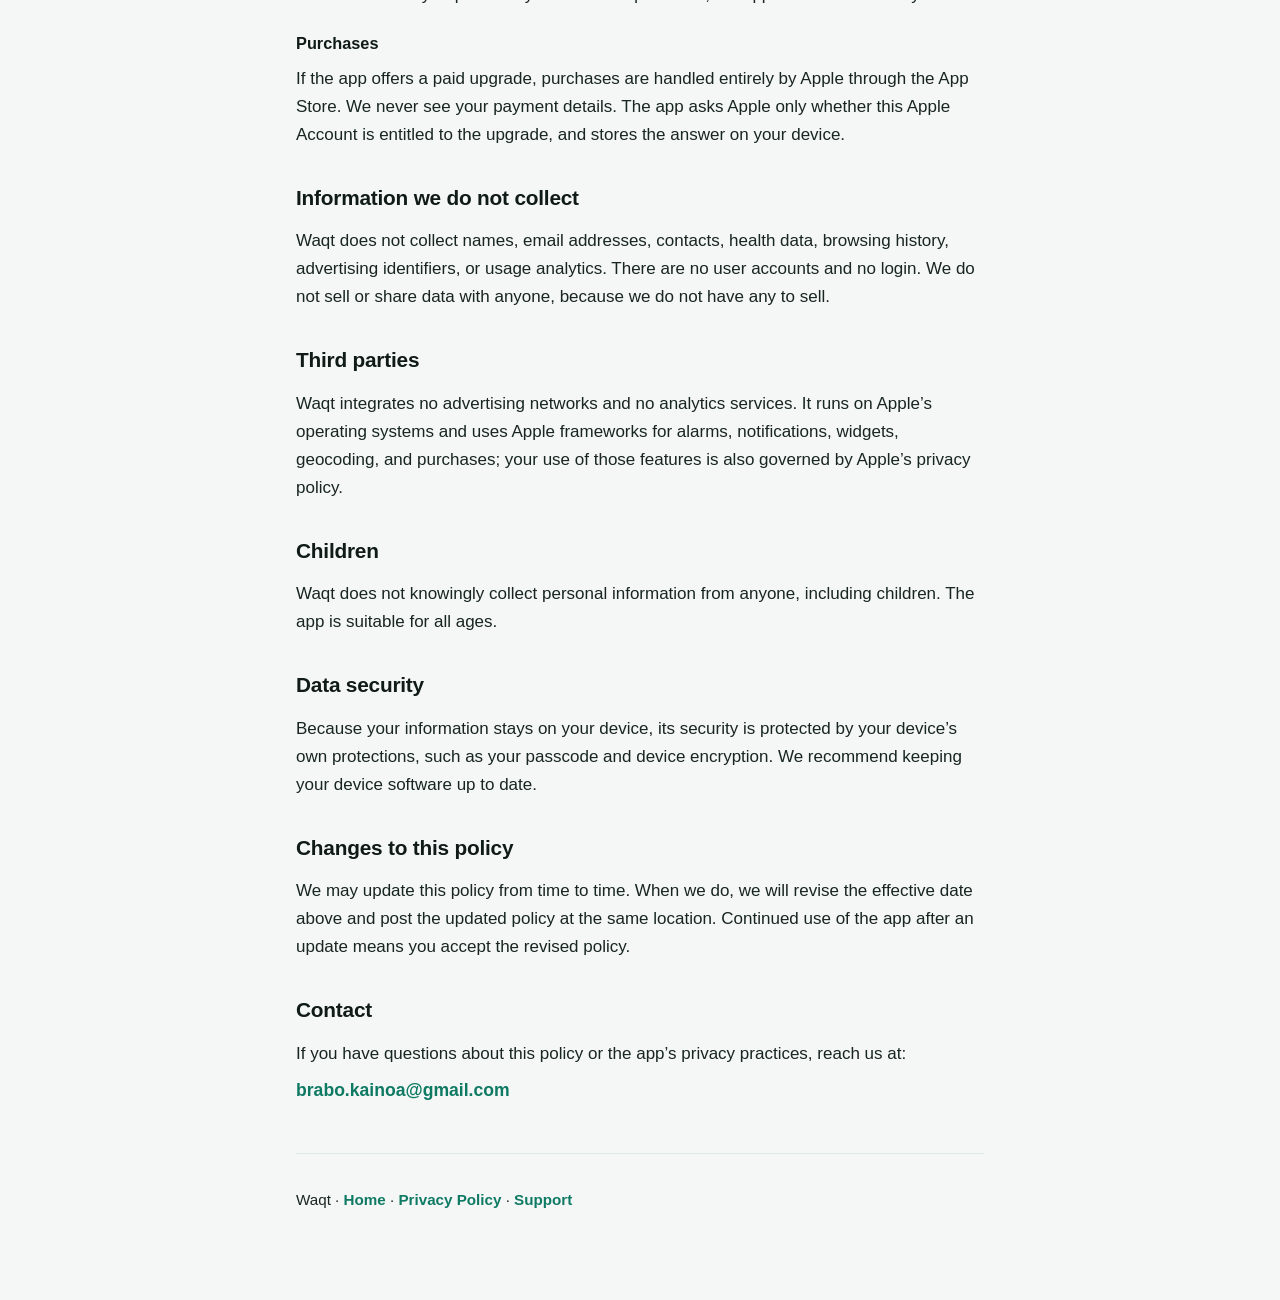
<file: waqt/privacy/index.html>
<!DOCTYPE html>
<html lang="en">
<head>
  <meta charset="utf-8" />
  <meta name="viewport" content="width=device-width, initial-scale=1" />
  <title>Waqt Privacy Policy</title>
  <meta name="description" content="What Waqt does and does not do with your information. Prayer times are calculated on your device." />
  <style>
    :root {
      --ground: #f4f7f6;
      --surface: #ffffff;
      --ink: #101b18;
      --muted: #566b64;
      --accent: #0f7a63;
      --accent-soft: #e6f4f0;
      --hairline: #e0e8e5;
      --shadow: 0 1px 2px rgba(16, 27, 24, .04), 0 8px 30px rgba(16, 27, 24, .06);
      --glow: radial-gradient(60% 80% at 50% 0%, rgba(15, 122, 99, .10), transparent 70%);
    }
    @media (prefers-color-scheme: dark) {
      :root:not([data-theme="light"]) {
        --ground: #08120f;
        --surface: #0f1d19;
        --ink: #e6efec;
        --muted: #93a8a1;
        --accent: #63d3b2;
        --accent-soft: #102a23;
        --hairline: rgba(255, 255, 255, .08);
        --shadow: 0 1px 2px rgba(0, 0, 0, .3), 0 12px 40px rgba(0, 0, 0, .35);
        --glow: radial-gradient(60% 80% at 50% 0%, rgba(99, 211, 178, .14), transparent 70%);
      }
    }
    :root[data-theme="dark"] {
      --ground: #08120f;
      --surface: #0f1d19;
      --ink: #e6efec;
      --muted: #93a8a1;
      --accent: #63d3b2;
      --accent-soft: #102a23;
      --hairline: rgba(255, 255, 255, .08);
      --shadow: 0 1px 2px rgba(0, 0, 0, .3), 0 12px 40px rgba(0, 0, 0, .35);
      --glow: radial-gradient(60% 80% at 50% 0%, rgba(99, 211, 178, .14), transparent 70%);
    }

    * { box-sizing: border-box; }
    html { -webkit-text-size-adjust: 100%; }
    body {
      margin: 0;
      background: var(--ground);
      color: var(--ink);
      font-family: -apple-system, BlinkMacSystemFont, "Segoe UI", Roboto, "Helvetica Neue", Arial, sans-serif;
      line-height: 1.65;
      font-size: 17px;
      -webkit-font-smoothing: antialiased;
    }

    .wrap { max-width: 46rem; margin: 0 auto; padding: 0 1.5rem 5rem; }

    header {
      background-image: var(--glow);
      padding: 2.75rem 0 1.75rem;
      text-align: center;
    }
    .mark { display: flex; justify-content: center; margin-bottom: .6rem; }
    .brand {
      font-size: .82rem; letter-spacing: .16em; text-transform: uppercase;
      color: var(--accent); font-weight: 700; margin: 0 0 .35rem;
    }
    h1 {
      font-size: clamp(2rem, 6vw, 2.7rem); line-height: 1.08;
      margin: 0 0 .5rem; letter-spacing: -.02em; text-wrap: balance; font-weight: 800;
    }
    .lede { color: var(--muted); margin: 0; }
    .stamp {
      display: inline-block; margin-top: .4rem; font-size: .85rem;
      color: var(--muted); background: var(--accent-soft);
      border-radius: 999px; padding: .15rem .8rem;
    }

    .summary, .contact {
      background: var(--surface);
      border: 1px solid var(--hairline);
      border-radius: 16px;
      box-shadow: var(--shadow);
      padding: 1.5rem 1.6rem;
      margin: 2.5rem 0 3rem;
    }
    .contact { text-align: center; }
    .summary h2, .contact h2 {
      margin: 0 0 .5rem; font-size: .8rem; letter-spacing: .14em;
      text-transform: uppercase; color: var(--muted); font-weight: 700;
    }
    .summary ul { margin: .6rem 0 0; padding-left: 1.1rem; }
    .summary li { margin: .35rem 0; }
    .contact a { font-size: 1.25rem; font-weight: 700; }

    main { color: var(--ink); }
    section + section { margin-top: 2rem; }
    h2.section { font-size: 1.3rem; letter-spacing: -.01em; margin: 0 0 .75rem; font-weight: 700; }
    h3 { font-size: 1.02rem; margin: 1.3rem 0 .25rem; font-weight: 700; }
    p { margin: .5rem 0; color: color-mix(in srgb, var(--ink) 88%, var(--muted)); }
    a { color: var(--accent); text-decoration: none; font-weight: 600; }
    a:hover { text-decoration: underline; }
    a:focus-visible { outline: 2px solid var(--accent); outline-offset: 3px; border-radius: 3px; }
    .mail a { font-size: 1.1rem; }

    .links { display: grid; gap: 1rem; grid-template-columns: repeat(auto-fit, minmax(15rem, 1fr)); }
    .card {
      display: block; background: var(--surface); border: 1px solid var(--hairline);
      border-radius: 16px; box-shadow: var(--shadow); padding: 1.3rem 1.4rem;
      color: var(--ink); font-weight: 400;
    }
    .card:hover { text-decoration: none; border-color: var(--accent); }
    .card .eyebrow {
      display: block; font-size: .75rem; letter-spacing: .14em; text-transform: uppercase;
      color: var(--muted); font-weight: 700;
    }
    .card .title { display: block; font-size: 1.15rem; font-weight: 700; margin: .2rem 0 .3rem; }
    .card .desc { margin: 0 0 .6rem; font-size: .96rem; }
    .card .go { color: var(--accent); font-weight: 600; font-size: .95rem; }

    .rule { height: 1px; background: var(--hairline); border: 0; margin: 3rem 0 0; }
    footer { padding-top: 1.6rem; color: var(--muted); font-size: .95rem; }

    @media (prefers-reduced-motion: no-preference) {
      a, .card { transition: color .15s ease, border-color .15s ease; }
    }
  </style>
  <meta property="og:type" content="website" />
  <meta property="og:title" content="Waqt Privacy Policy" />
  <meta property="og:description" content="What Waqt does and does not do with your information. Prayer times are calculated on your device." />
  <meta property="og:url" content="https://kainoabrabo.com/waqt/privacy/" />
  <meta name="twitter:card" content="summary" />
</head>
<body>
  <header>
    <div class="wrap">
      <p class="brand">Waqt</p>
      <h1>Privacy Policy</h1>
      <span class="stamp">Effective September 24, 2026</span>
    </div>
  </header>

  <div class="wrap">
    <div class="summary">
      <h2>The short version</h2>
      <ul>
        <li>There is no account, and we have no server that stores anything about you.</li>
        <li>No analytics, no advertising, no third-party trackers.</li>
        <li>Your prayer times are calculated on your device, from your coordinates and the date.</li>
        <li>Your settings and saved places stay on your device.</li>
      </ul>
    </div>

    <main>
      <p>Waqt (&ldquo;the app&rdquo;, &ldquo;we&rdquo;, &ldquo;us&rdquo;) shows Islamic prayer times and rings alarms for them. This policy explains what the app does and does not do with your information. In short: Waqt keeps your data on your device, does not require an account, and does not track you.</p>

      <section>
        <h2 class="section">Information the app uses</h2>

        <h3>Location</h3>
        <p>With your permission, Waqt uses your device&rsquo;s location for two things: to calculate your prayer times, and to work out the direction of the qibla. Both are pure calculations performed on your device. Your coordinates are not sent to us, and we have no server that could receive them.</p>
        <p>To show a readable place name (for example, &ldquo;Amman, Jordan&rdquo;) the app asks Apple&rsquo;s geocoding service to convert your coordinates into a city and country. That request goes to Apple, not to us, and is governed by Apple&rsquo;s own privacy policy. If you would rather that request were never made, you can decline location access; the app will then ask you to choose a city by hand instead.</p>
        <p>You can grant or revoke location access at any time in your device settings.</p>

        <h3>Your settings and saved places</h3>
        <p>Your calculation method, madhab, per-prayer alarm choices, Ramadan reminders, and any cities you save are stored locally on your device using the operating system&rsquo;s standard on-device storage. This information is not transmitted to us or to any third party. If you delete the app, it is removed with it.</p>

        <h3>Notifications and alarms</h3>
        <p>Waqt schedules alarms and notifications so they ring at the times you set. On supported devices these are delivered as system alarms, which ring through silent mode and Focus; on others they arrive as local notifications. Scheduling happens entirely on your device. You can manage notification permissions in your device settings.</p>

        <h3>A configuration file</h3>
        <p>When the app starts it requests a small configuration file from kainoabrabo.com so that pricing can be changed without shipping an update. This request contains no personal information and no location. Like any web request it necessarily reveals your device&rsquo;s IP address and the time of the request to the server hosting the file. We do not use those records to identify or profile anyone. If the request fails, the app carries on normally.</p>

        <h3>Purchases</h3>
        <p>If the app offers a paid upgrade, purchases are handled entirely by Apple through the App Store. We never see your payment details. The app asks Apple only whether this Apple Account is entitled to the upgrade, and stores the answer on your device.</p>
      </section>

      <section>
        <h2 class="section">Information we do not collect</h2>
        <p>Waqt does not collect names, email addresses, contacts, health data, browsing history, advertising identifiers, or usage analytics. There are no user accounts and no login. We do not sell or share data with anyone, because we do not have any to sell.</p>
      </section>

      <section>
        <h2 class="section">Third parties</h2>
        <p>Waqt integrates no advertising networks and no analytics services. It runs on Apple&rsquo;s operating systems and uses Apple frameworks for alarms, notifications, widgets, geocoding, and purchases; your use of those features is also governed by Apple&rsquo;s privacy policy.</p>
      </section>

      <section>
        <h2 class="section">Children</h2>
        <p>Waqt does not knowingly collect personal information from anyone, including children. The app is suitable for all ages.</p>
      </section>

      <section>
        <h2 class="section">Data security</h2>
        <p>Because your information stays on your device, its security is protected by your device&rsquo;s own protections, such as your passcode and device encryption. We recommend keeping your device software up to date.</p>
      </section>

      <section>
        <h2 class="section">Changes to this policy</h2>
        <p>We may update this policy from time to time. When we do, we will revise the effective date above and post the updated policy at the same location. Continued use of the app after an update means you accept the revised policy.</p>
      </section>

      <section>
        <h2 class="section">Contact</h2>
        <p>If you have questions about this policy or the app&rsquo;s privacy practices, reach us at:</p>
        <p class="mail"><a href="mailto:brabo.kainoa@gmail.com">brabo.kainoa@gmail.com</a></p>
      </section>

      <hr class="rule" />
      <footer>
        <p>Waqt &middot; <a href="/waqt/">Home</a> &middot; <a href="/waqt/privacy/">Privacy Policy</a> &middot; <a href="/waqt/support/">Support</a></p>
      </footer>
    </main>
  </div>
</body>
</html>
</file>
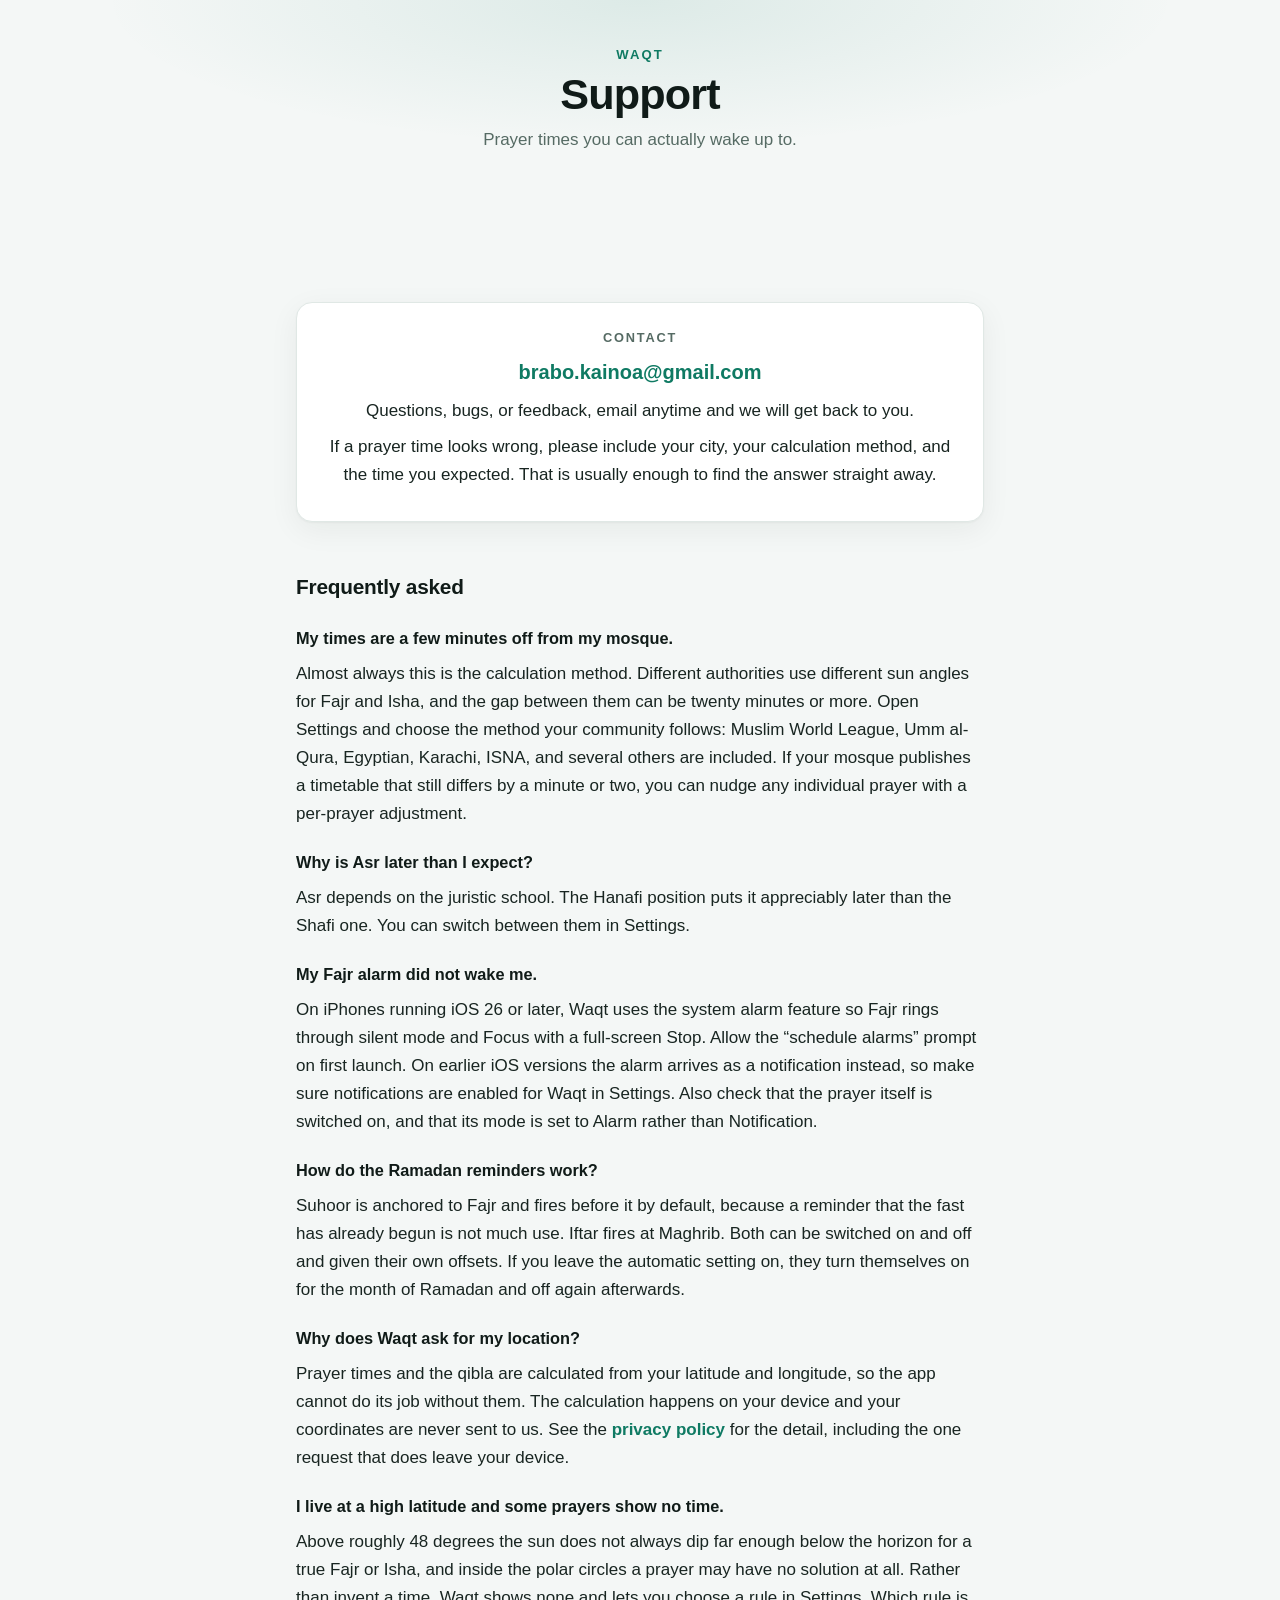
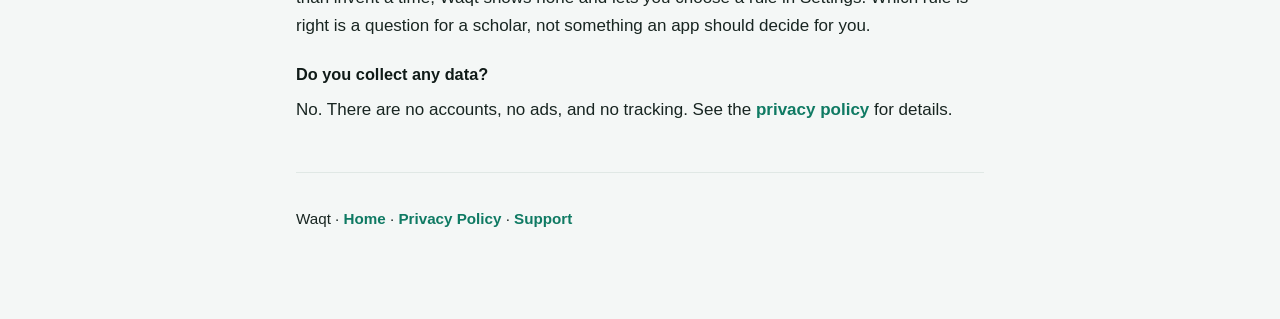
<file: waqt/support/index.html>
<!DOCTYPE html>
<html lang="en">
<head>
  <meta charset="utf-8" />
  <meta name="viewport" content="width=device-width, initial-scale=1" />
  <title>Waqt Support</title>
  <meta name="description" content="Frequently asked questions about Waqt, and how to reach us." />
  <style>
    :root {
      --ground: #f4f7f6;
      --surface: #ffffff;
      --ink: #101b18;
      --muted: #566b64;
      --accent: #0f7a63;
      --accent-soft: #e6f4f0;
      --hairline: #e0e8e5;
      --shadow: 0 1px 2px rgba(16, 27, 24, .04), 0 8px 30px rgba(16, 27, 24, .06);
      --glow: radial-gradient(60% 80% at 50% 0%, rgba(15, 122, 99, .10), transparent 70%);
    }
    @media (prefers-color-scheme: dark) {
      :root:not([data-theme="light"]) {
        --ground: #08120f;
        --surface: #0f1d19;
        --ink: #e6efec;
        --muted: #93a8a1;
        --accent: #63d3b2;
        --accent-soft: #102a23;
        --hairline: rgba(255, 255, 255, .08);
        --shadow: 0 1px 2px rgba(0, 0, 0, .3), 0 12px 40px rgba(0, 0, 0, .35);
        --glow: radial-gradient(60% 80% at 50% 0%, rgba(99, 211, 178, .14), transparent 70%);
      }
    }
    :root[data-theme="dark"] {
      --ground: #08120f;
      --surface: #0f1d19;
      --ink: #e6efec;
      --muted: #93a8a1;
      --accent: #63d3b2;
      --accent-soft: #102a23;
      --hairline: rgba(255, 255, 255, .08);
      --shadow: 0 1px 2px rgba(0, 0, 0, .3), 0 12px 40px rgba(0, 0, 0, .35);
      --glow: radial-gradient(60% 80% at 50% 0%, rgba(99, 211, 178, .14), transparent 70%);
    }

    * { box-sizing: border-box; }
    html { -webkit-text-size-adjust: 100%; }
    body {
      margin: 0;
      background: var(--ground);
      color: var(--ink);
      font-family: -apple-system, BlinkMacSystemFont, "Segoe UI", Roboto, "Helvetica Neue", Arial, sans-serif;
      line-height: 1.65;
      font-size: 17px;
      -webkit-font-smoothing: antialiased;
    }

    .wrap { max-width: 46rem; margin: 0 auto; padding: 0 1.5rem 5rem; }

    header {
      background-image: var(--glow);
      padding: 2.75rem 0 1.75rem;
      text-align: center;
    }
    .mark { display: flex; justify-content: center; margin-bottom: .6rem; }
    .brand {
      font-size: .82rem; letter-spacing: .16em; text-transform: uppercase;
      color: var(--accent); font-weight: 700; margin: 0 0 .35rem;
    }
    h1 {
      font-size: clamp(2rem, 6vw, 2.7rem); line-height: 1.08;
      margin: 0 0 .5rem; letter-spacing: -.02em; text-wrap: balance; font-weight: 800;
    }
    .lede { color: var(--muted); margin: 0; }
    .stamp {
      display: inline-block; margin-top: .4rem; font-size: .85rem;
      color: var(--muted); background: var(--accent-soft);
      border-radius: 999px; padding: .15rem .8rem;
    }

    .summary, .contact {
      background: var(--surface);
      border: 1px solid var(--hairline);
      border-radius: 16px;
      box-shadow: var(--shadow);
      padding: 1.5rem 1.6rem;
      margin: 2.5rem 0 3rem;
    }
    .contact { text-align: center; }
    .summary h2, .contact h2 {
      margin: 0 0 .5rem; font-size: .8rem; letter-spacing: .14em;
      text-transform: uppercase; color: var(--muted); font-weight: 700;
    }
    .summary ul { margin: .6rem 0 0; padding-left: 1.1rem; }
    .summary li { margin: .35rem 0; }
    .contact a { font-size: 1.25rem; font-weight: 700; }

    main { color: var(--ink); }
    section + section { margin-top: 2rem; }
    h2.section { font-size: 1.3rem; letter-spacing: -.01em; margin: 0 0 .75rem; font-weight: 700; }
    h3 { font-size: 1.02rem; margin: 1.3rem 0 .25rem; font-weight: 700; }
    p { margin: .5rem 0; color: color-mix(in srgb, var(--ink) 88%, var(--muted)); }
    a { color: var(--accent); text-decoration: none; font-weight: 600; }
    a:hover { text-decoration: underline; }
    a:focus-visible { outline: 2px solid var(--accent); outline-offset: 3px; border-radius: 3px; }
    .mail a { font-size: 1.1rem; }

    .links { display: grid; gap: 1rem; grid-template-columns: repeat(auto-fit, minmax(15rem, 1fr)); }
    .card {
      display: block; background: var(--surface); border: 1px solid var(--hairline);
      border-radius: 16px; box-shadow: var(--shadow); padding: 1.3rem 1.4rem;
      color: var(--ink); font-weight: 400;
    }
    .card:hover { text-decoration: none; border-color: var(--accent); }
    .card .eyebrow {
      display: block; font-size: .75rem; letter-spacing: .14em; text-transform: uppercase;
      color: var(--muted); font-weight: 700;
    }
    .card .title { display: block; font-size: 1.15rem; font-weight: 700; margin: .2rem 0 .3rem; }
    .card .desc { margin: 0 0 .6rem; font-size: .96rem; }
    .card .go { color: var(--accent); font-weight: 600; font-size: .95rem; }

    .rule { height: 1px; background: var(--hairline); border: 0; margin: 3rem 0 0; }
    footer { padding-top: 1.6rem; color: var(--muted); font-size: .95rem; }

    @media (prefers-reduced-motion: no-preference) {
      a, .card { transition: color .15s ease, border-color .15s ease; }
    }
  </style>
  <meta property="og:type" content="website" />
  <meta property="og:title" content="Waqt Support" />
  <meta property="og:description" content="Frequently asked questions about Waqt, and how to reach us." />
  <meta property="og:url" content="https://kainoabrabo.com/waqt/support/" />
  <meta name="twitter:card" content="summary" />
</head>
<body>
  <header>
    <div class="wrap">
      <p class="brand">Waqt</p>
      <h1>Support</h1>
      <p class="lede">Prayer times you can actually wake up to.</p>
    </div>
  </header>

  <div class="wrap">
    <div class="contact">
      <h2>Contact</h2>
      <a href="mailto:brabo.kainoa@gmail.com">brabo.kainoa@gmail.com</a>
      <p>Questions, bugs, or feedback, email anytime and we will get back to you.</p>
      <p>If a prayer time looks wrong, please include your city, your calculation method, and the time you expected. That is usually enough to find the answer straight away.</p>
    </div>

    <main>
      <section>
        <h2 class="section">Frequently asked</h2>

        <h3>My times are a few minutes off from my mosque.</h3>
        <p>Almost always this is the calculation method. Different authorities use different sun angles for Fajr and Isha, and the gap between them can be twenty minutes or more. Open Settings and choose the method your community follows: Muslim World League, Umm al-Qura, Egyptian, Karachi, ISNA, and several others are included. If your mosque publishes a timetable that still differs by a minute or two, you can nudge any individual prayer with a per-prayer adjustment.</p>

        <h3>Why is Asr later than I expect?</h3>
        <p>Asr depends on the juristic school. The Hanafi position puts it appreciably later than the Shafi one. You can switch between them in Settings.</p>

        <h3>My Fajr alarm did not wake me.</h3>
        <p>On iPhones running iOS 26 or later, Waqt uses the system alarm feature so Fajr rings through silent mode and Focus with a full-screen Stop. Allow the &ldquo;schedule alarms&rdquo; prompt on first launch. On earlier iOS versions the alarm arrives as a notification instead, so make sure notifications are enabled for Waqt in Settings. Also check that the prayer itself is switched on, and that its mode is set to Alarm rather than Notification.</p>

        <h3>How do the Ramadan reminders work?</h3>
        <p>Suhoor is anchored to Fajr and fires before it by default, because a reminder that the fast has already begun is not much use. Iftar fires at Maghrib. Both can be switched on and off and given their own offsets. If you leave the automatic setting on, they turn themselves on for the month of Ramadan and off again afterwards.</p>

        <h3>Why does Waqt ask for my location?</h3>
        <p>Prayer times and the qibla are calculated from your latitude and longitude, so the app cannot do its job without them. The calculation happens on your device and your coordinates are never sent to us. See the <a href="/waqt/privacy/">privacy policy</a> for the detail, including the one request that does leave your device.</p>

        <h3>I live at a high latitude and some prayers show no time.</h3>
        <p>Above roughly 48 degrees the sun does not always dip far enough below the horizon for a true Fajr or Isha, and inside the polar circles a prayer may have no solution at all. Rather than invent a time, Waqt shows none and lets you choose a rule in Settings. Which rule is right is a question for a scholar, not something an app should decide for you.</p>

        <h3>Do you collect any data?</h3>
        <p>No. There are no accounts, no ads, and no tracking. See the <a href="/waqt/privacy/">privacy policy</a> for details.</p>
      </section>

      <hr class="rule" />
      <footer>
        <p>Waqt &middot; <a href="/waqt/">Home</a> &middot; <a href="/waqt/privacy/">Privacy Policy</a> &middot; <a href="/waqt/support/">Support</a></p>
      </footer>
    </main>
  </div>
</body>
</html>
</file>
<file: assets/styles.css>
/* Portfolio page. Mobile-first screen styles, wider layouts behind
   `screen and (min-width)` queries so they never apply when printing,
   and a separate print block at the end that turns the same HTML into a
   one-page Letter resume. */

@page {
    size: letter;
    margin: 0.5in;
}

:root {
    --bg: #0f172a;
    --text: #94a3b8;
    --head: #e2e8f0;
    --accent: #fbbf24;
    --tag-bg: rgba(251, 191, 36, 0.1);
    --card-hover: rgba(30, 41, 59, 0.5);
    --card-edge: rgba(148, 163, 184, 0.1);
    --spot: rgba(29, 78, 216, 0.15);
    --gutter: 1rem;
    color-scheme: dark;
}

* { box-sizing: border-box; }

html { -webkit-text-size-adjust: 100%; }

body {
    margin: 0;
    background: var(--bg);
    color: var(--text);
    font-family: Inter, system-ui, -apple-system, "Segoe UI", Roboto, "Helvetica Neue", Arial, sans-serif;
    font-size: 16px;
    line-height: 1.625;
    -webkit-font-smoothing: antialiased;
}

a { color: var(--head); text-decoration: none; }
a:hover { color: var(--accent); }
:focus-visible { outline: 2px solid var(--accent); outline-offset: 3px; border-radius: 2px; }

.print-only { display: none; }

.skip {
    position: absolute;
    left: var(--gutter);
    top: -4rem;
    z-index: 10;
    padding: 0.5rem 1rem;
    background: var(--accent);
    color: var(--bg);
    font-weight: 600;
    border-radius: 0.25rem;
}
.skip:focus { top: 1rem; color: var(--bg); }

/* Cursor spotlight: a fixed layer whose gradient centre js/main.js moves.
   Hidden unless the script turns it on (fine pointer, motion allowed). */
.spotlight {
    display: none;
    position: fixed;
    inset: 0;
    z-index: 0;
    pointer-events: none;
    background: radial-gradient(600px at var(--x, 50%) var(--y, 50%), var(--spot), transparent 80%);
}
.spotlight-on .spotlight { display: block; }

.layout {
    position: relative;
    z-index: 1;
    max-width: 80rem;
    margin: 0 auto;
    padding: 3rem var(--gutter);
}

/* Left column: name, role, nav, socials */
.name {
    margin: 0;
    font-size: 2.25rem;
    font-weight: 700;
    line-height: 1.1;
    letter-spacing: -0.025em;
}
.name a { color: var(--head); }

.role {
    margin: 0.75rem 0 0;
    color: var(--head);
    font-size: 1.125rem;
    font-weight: 500;
    line-height: 1.4;
}

.nav { display: none; }
.nav ul { list-style: none; margin: 0; padding: 0; width: max-content; }
.nav a {
    display: flex;
    align-items: center;
    padding: 0.75rem 0;
    color: var(--text);
    font-size: 0.75rem;
    font-weight: 700;
    letter-spacing: 0.1em;
    text-transform: uppercase;
}
.nav-line {
    display: inline-block;
    width: 2rem;
    height: 1px;
    margin-right: 1rem;
    background: currentColor;
    transition: width 0.15s ease, background-color 0.15s ease;
}
.nav a:hover,
.nav a:focus-visible,
.nav a.active { color: var(--head); }
.nav a:hover .nav-line,
.nav a:focus-visible .nav-line,
.nav a.active .nav-line { width: 4rem; background: var(--head); }

.socials {
    list-style: none;
    display: flex;
    align-items: center;
    gap: 1.25rem;
    margin: 2rem 0 0;
    padding: 0;
}
.socials a { display: block; color: var(--text); }
.socials a:hover { color: var(--head); }
.socials svg { display: block; width: 24px; height: 24px; }

.resume-link {
    display: inline-block;
    margin-top: 1.5rem;
    font-weight: 600;
}

/* Right column: sections */
/* Phone spacing is tighter; the tablet query restores the roomier values. */
main { padding-top: 2.5rem; }

section {
    margin-bottom: 2.5rem;
    scroll-margin-top: 4rem;
}

.section-title {
    position: sticky;
    top: 0;
    z-index: 2;
    margin: 0 calc(var(--gutter) * -1) 0.5rem;
    padding: 0.75rem var(--gutter);
    background: rgba(15, 23, 42, 0.75);
    -webkit-backdrop-filter: blur(8px);
    backdrop-filter: blur(8px);
    color: var(--head);
    font-size: 0.875rem;
    font-weight: 700;
    letter-spacing: 0.1em;
    text-transform: uppercase;
}

#about p { margin: 0 0 1rem; }

.cards { list-style: none; margin: 0; padding: 0; }

.card {
    position: relative;
    display: grid;
    gap: 0.5rem;
    margin-bottom: 2rem;
    transition: opacity 0.15s ease;
}
.card:last-child { margin-bottom: 0; }
/* Hover surface sits behind the content, wider than the card itself. */
.card::before {
    content: "";
    position: absolute;
    inset: -1rem;
    z-index: 0;
    border-radius: 0.375rem;
    transition: background-color 0.15s ease, box-shadow 0.15s ease;
}
.card > * { position: relative; z-index: 1; }

.card-date {
    margin: 0;
    padding-top: 0.25rem;
    font-size: 0.75rem;
    font-weight: 600;
    letter-spacing: 0.05em;
    line-height: 1.5;
    text-transform: uppercase;
}
.card-date .sep { display: none; }
.card-loc { display: block; font-weight: 500; text-transform: none; letter-spacing: 0; }

.card-title {
    margin: 0;
    color: var(--head);
    font-size: 1rem;
    font-weight: 600;
    line-height: 1.4;
}

.card-role { margin: 0; }

.origin { margin: 0.5rem 0 0; color: var(--head); }

.points {
    margin: 0.5rem 0 0;
    padding-left: 1.1rem;
    list-style: disc;
    font-size: 0.9375rem;
}
.points li { margin: 0.375rem 0 0; }
.skills { margin-top: 0; }
.skills strong { color: var(--head); font-weight: 600; }

.project-links { margin: 0.75rem 0 0; display: flex; gap: 1.25rem; font-size: 0.875rem; font-weight: 600; }

.tags {
    list-style: none;
    display: flex;
    flex-wrap: wrap;
    gap: 0.375rem;
    margin: 1rem 0 0;
    padding: 0;
}
.tags li {
    padding: 0.25rem 0.75rem;
    border-radius: 999px;
    background: var(--tag-bg);
    color: var(--accent);
    font-size: 0.75rem;
    font-weight: 500;
    line-height: 1.25rem;
}

.thumb {
    order: 2;
    display: block;
    width: 100%;
    max-width: 12rem;
    height: auto;
    border: 2px solid rgba(226, 232, 240, 0.1);
    border-radius: 0.25rem;
}

/* App Store link: the label reads as words, not only a glyph. */
.appstore { margin-left: 0.25rem; white-space: nowrap; font-weight: 500; }
.appstore-badge {
    width: auto;
    height: 18px;
    vertical-align: middle;
    position: relative;
    top: -1px;
}
.appstore-label { margin-left: 4px; font-size: 0.85em; vertical-align: middle; }

.site-footer { max-width: 28rem; padding-bottom: 3rem; font-size: 0.875rem; }
.site-footer p { margin: 0; }

/* Tablet */
@media screen and (min-width: 768px) {
    :root { --gutter: 3rem; }
    .layout { padding-top: 5rem; padding-bottom: 5rem; }
    .name { font-size: 3rem; }
    .role { font-size: 1.25rem; }
    main { padding-top: 4rem; }
    section { margin-bottom: 6rem; }
    .section-title { margin-bottom: 1rem; padding-top: 1.25rem; padding-bottom: 1.25rem; }
    .card { grid-template-columns: 8rem 1fr; gap: 1rem 2rem; margin-bottom: 3rem; }
    .thumb { order: 0; margin-top: 0.25rem; }
}

/* Desktop: sticky left column, scrolling right column */
@media screen and (min-width: 1024px) {
    :root { --gutter: 6rem; }
    .layout {
        display: flex;
        justify-content: space-between;
        gap: 1rem;
        padding-top: 0;
        padding-bottom: 0;
    }
    .side {
        position: sticky;
        top: 0;
        display: flex;
        flex-direction: column;
        justify-content: space-between;
        width: 48%;
        max-height: 100vh;
        padding: 6rem 0;
    }
    main { width: 52%; padding: 6rem 0 0; }
    section { margin-bottom: 9rem; scroll-margin-top: 6rem; }
    .nav { display: block; margin-top: 4rem; }

    /* The left nav names each section, so the headings are for screen readers only. */
    .section-title {
        position: absolute;
        width: 1px;
        height: 1px;
        margin: -1px;
        padding: 0;
        overflow: hidden;
        clip: rect(0 0 0 0);
        white-space: nowrap;
        border: 0;
    }

    /* Card highlight: hovering or focusing inside a list dims the other cards. */
    .card:hover::before,
    .card:focus-within::before {
        background: var(--card-hover);
        box-shadow: inset 0 1px 0 0 var(--card-edge);
    }
    .cards:hover .card,
    .cards:focus-within .card { opacity: 0.5; }
    .cards .card:hover,
    .cards .card:focus-within { opacity: 1; }
}

@media (prefers-reduced-motion: reduce) {
    .nav-line,
    .card,
    .card::before { transition: none; }
}

/* Print / Save as PDF: a one-page Letter resume from the same HTML.
   Only the base (mobile) screen styles reach here, since the wider layouts
   are screen-only, so this block undoes those and nothing else. */
@media print {
    /* Light color-scheme, or Chrome paints the page margins with the dark canvas. */
    :root { --text: #222; --head: #000; color-scheme: light; background: #fff; }

    /* Sizes in px: 1px = 1/96in in print, so 13.3px is 10pt body text. */
    body {
        background: #fff;
        color: #222;
        font-size: 13.3px;
        line-height: 1.3;
    }
    a { color: inherit; }

    .skip,
    .spotlight,
    .nav,
    .side-bottom,
    .thumb,
    .tags,
    .project-links,
    .appstore-badge,
    .site-footer { display: none !important; }
    .print-only { display: block; }

    .layout { display: block; max-width: none; padding: 0; }
    main { padding: 0; }

    .name { font-size: 28px; letter-spacing: 0.01em; }
    .role { margin: 2px 0 0; font-size: 15px; font-weight: 600; }
    .contact-print { margin: 3px 0 0; color: #444; }

    section { margin: 13px 0 0; }
    #about p { margin: 0; }

    .section-title {
        position: static;
        margin: 0 0 6px;
        padding: 0 0 2px;
        background: none;
        -webkit-backdrop-filter: none;
        backdrop-filter: none;
        border-bottom: 1px solid #999;
        font-size: 13.3px;
        letter-spacing: 0.12em;
    }

    /* Grid, not absolute positioning: positioned boxes paint after normal
       flow, which reorders the PDF's text and scrambles ATS extraction.
       .card-body's children join the grid so the date sits on the title row. */
    .card {
        display: grid;
        grid-template-columns: 1fr auto;
        gap: 0 1rem;
        margin: 0 0 8px;
        break-inside: avoid;
    }
    /* z-index on a grid item also paints it out of order, so reset both. */
    .card,
    .card > * { position: static; z-index: auto; }
    .card::before { display: none; }
    .card-body { display: contents; }
    .card-body > * { grid-column: 1 / -1; }
    .card-body > .card-title { grid-column: 1; grid-row: 1; }

    .card-date {
        grid-column: 2;
        grid-row: 1;
        padding: 0;
        color: #444;
        font-size: 12.5px;
        font-weight: 400;
        letter-spacing: 0;
        text-transform: none;
        text-align: right;
    }
    .card-date .sep,
    .card-loc { display: inline; font-weight: 400; }

    .card-title { font-size: 14px; font-weight: 700; }
    .card-role { font-style: italic; color: #333; }
    .origin { margin: 1px 0 0; color: #222; }

    .points { margin: 2px 0 0; padding-left: 16px; font-size: 13.3px; }
    .points li { margin: 0 0 1px; }
    .skills strong { color: #000; }

    .appstore { margin-left: 4px; font-weight: 400; }
    .appstore-label { margin-left: 0; font-size: 0.85em; color: #444; }
}
</file>
